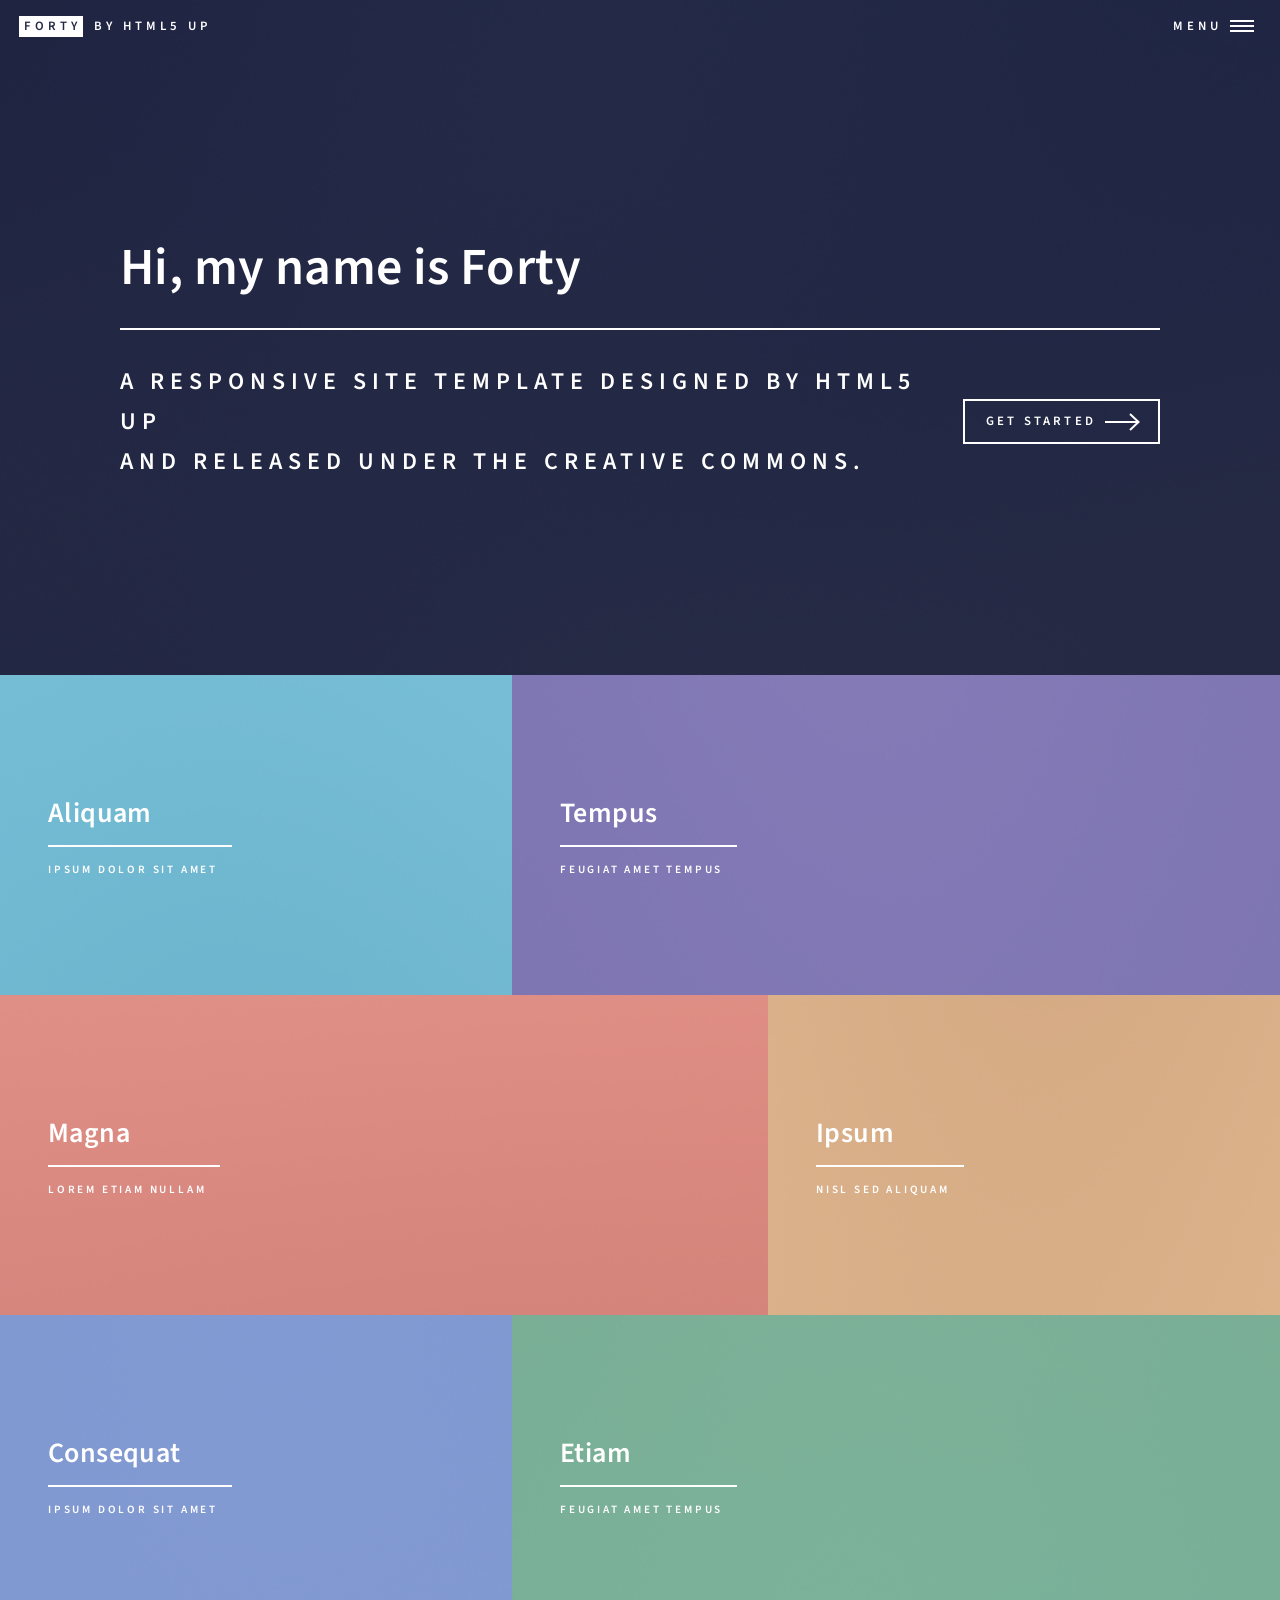
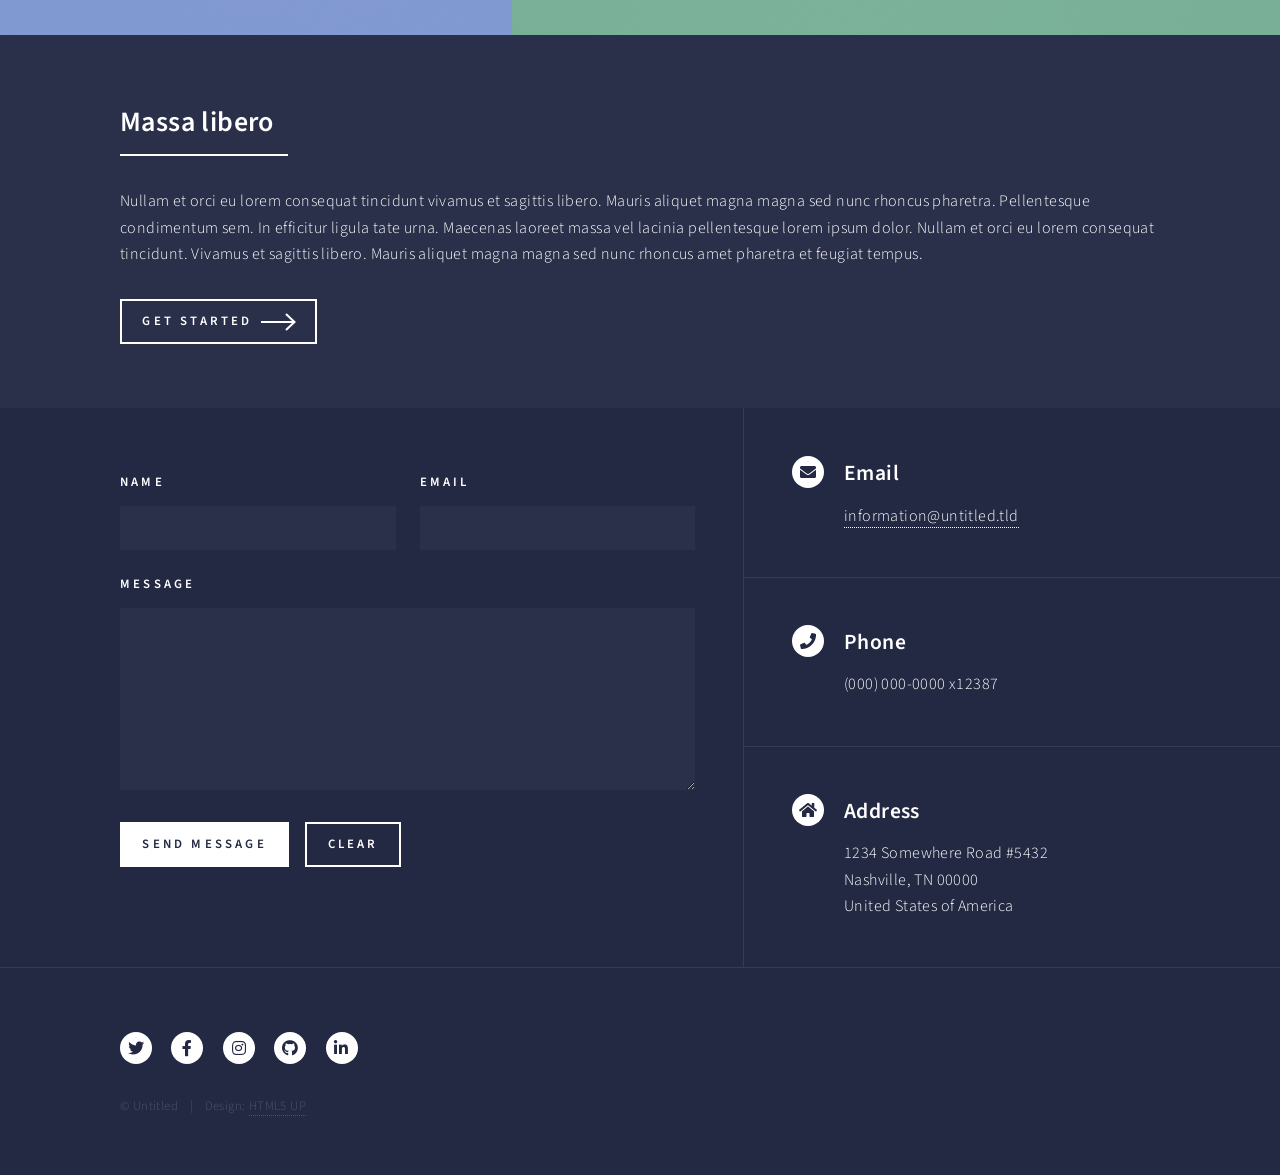
<file: tarea_forty/index.html>
<!DOCTYPE HTML>
<!--
	Forty by HTML5 UP
	html5up.net | @ajlkn
	Free for personal and commercial use under the CCA 3.0 license (html5up.net/license)
-->
<html>
	<head>
		<title>Forty by HTML5 UP</title>
		<meta charset="utf-8" />
		<meta name="viewport" content="width=device-width, initial-scale=1, user-scalable=no" />
		<link rel="stylesheet" href="assets/css/main.css" />
		<noscript><link rel="stylesheet" href="assets/css/noscript.css" /></noscript>
	</head>
	<body class="is-preload">

		<!-- Wrapper -->
			<div id="wrapper">

				<!-- Header -->
					<header id="header" class="alt">
						<a href="index.html" class="logo"><strong>Forty</strong> <span>by HTML5 UP</span></a>
						<nav>
							<a href="#menu">Menu</a>
						</nav>
					</header>

				<!-- Menu -->
					<nav id="menu">
						<ul class="links">
							<li><a href="index.html">Home</a></li>
							<li><a href="landing.html">Landing</a></li>
							<li><a href="generic.html">Generic</a></li>
							<li><a href="elements.html">Elements</a></li>
							<li><a href="about.html">About</a></li>
							<li><a href="articulo.html">Articulo</a></li>
						</ul>
						<ul class="actions stacked">
							<li><a href="#" class="button primary fit">Get Started</a></li>
							<li><a href="#" class="button fit">Log In</a></li>
						</ul>
					</nav>

				<!-- Banner -->
					<section id="banner" class="major">
						<div class="inner">
							<header class="major">
								<h1>Hi, my name is Forty</h1>
							</header>
							<div class="content">
								<p>A responsive site template designed by HTML5 UP<br />
								and released under the Creative Commons.</p>
								<ul class="actions">
									<li><a href="#one" class="button next scrolly">Get Started</a></li>
								</ul>
							</div>
						</div>
					</section>

				<!-- Main -->
					<div id="main">

						<!-- One -->
							<section id="one" class="tiles">
								<article>
									<span class="image">
										<img src="images/pic01.jpg" alt="" />
									</span>
									<header class="major">
										<h3><a href="landing.html" class="link">Aliquam</a></h3>
										<p>Ipsum dolor sit amet</p>
									</header>
								</article>
								<article>
									<span class="image">
										<img src="images/pic02.jpg" alt="" />
									</span>
									<header class="major">
										<h3><a href="landing.html" class="link">Tempus</a></h3>
										<p>feugiat amet tempus</p>
									</header>
								</article>
								<article>
									<span class="image">
										<img src="images/pic03.jpg" alt="" />
									</span>
									<header class="major">
										<h3><a href="landing.html" class="link">Magna</a></h3>
										<p>Lorem etiam nullam</p>
									</header>
								</article>
								<article>
									<span class="image">
										<img src="images/pic04.jpg" alt="" />
									</span>
									<header class="major">
										<h3><a href="landing.html" class="link">Ipsum</a></h3>
										<p>Nisl sed aliquam</p>
									</header>
								</article>
								<article>
									<span class="image">
										<img src="images/pic05.jpg" alt="" />
									</span>
									<header class="major">
										<h3><a href="landing.html" class="link">Consequat</a></h3>
										<p>Ipsum dolor sit amet</p>
									</header>
								</article>
								<article>
									<span class="image">
										<img src="images/pic06.jpg" alt="" />
									</span>
									<header class="major">
										<h3><a href="landing.html" class="link">Etiam</a></h3>
										<p>Feugiat amet tempus</p>
									</header>
								</article>
							</section>

						<!-- Two -->
							<section id="two">
								<div class="inner">
									<header class="major">
										<h2>Massa libero</h2>
									</header>
									<p>Nullam et orci eu lorem consequat tincidunt vivamus et sagittis libero. Mauris aliquet magna magna sed nunc rhoncus pharetra. Pellentesque condimentum sem. In efficitur ligula tate urna. Maecenas laoreet massa vel lacinia pellentesque lorem ipsum dolor. Nullam et orci eu lorem consequat tincidunt. Vivamus et sagittis libero. Mauris aliquet magna magna sed nunc rhoncus amet pharetra et feugiat tempus.</p>
									<ul class="actions">
										<li><a href="landing.html" class="button next">Get Started</a></li>
									</ul>
								</div>
							</section>

					</div>

				<!-- Contact -->
					<section id="contact">
						<div class="inner">
							<section>
								<form method="post" action="#">
									<div class="fields">
										<div class="field half">
											<label for="name">Name</label>
											<input type="text" name="name" id="name" />
										</div>
										<div class="field half">
											<label for="email">Email</label>
											<input type="text" name="email" id="email" />
										</div>
										<div class="field">
											<label for="message">Message</label>
											<textarea name="message" id="message" rows="6"></textarea>
										</div>
									</div>
									<ul class="actions">
										<li><input type="submit" value="Send Message" class="primary" /></li>
										<li><input type="reset" value="Clear" /></li>
									</ul>
								</form>
							</section>
							<section class="split">
								<section>
									<div class="contact-method">
										<span class="icon solid alt fa-envelope"></span>
										<h3>Email</h3>
										<a href="#">information@untitled.tld</a>
									</div>
								</section>
								<section>
									<div class="contact-method">
										<span class="icon solid alt fa-phone"></span>
										<h3>Phone</h3>
										<span>(000) 000-0000 x12387</span>
									</div>
								</section>
								<section>
									<div class="contact-method">
										<span class="icon solid alt fa-home"></span>
										<h3>Address</h3>
										<span>1234 Somewhere Road #5432<br />
										Nashville, TN 00000<br />
										United States of America</span>
									</div>
								</section>
							</section>
						</div>
					</section>

				<!-- Footer -->
					<footer id="footer">
						<div class="inner">
							<ul class="icons">
								<li><a href="#" class="icon brands alt fa-twitter"><span class="label">Twitter</span></a></li>
								<li><a href="#" class="icon brands alt fa-facebook-f"><span class="label">Facebook</span></a></li>
								<li><a href="#" class="icon brands alt fa-instagram"><span class="label">Instagram</span></a></li>
								<li><a href="#" class="icon brands alt fa-github"><span class="label">GitHub</span></a></li>
								<li><a href="#" class="icon brands alt fa-linkedin-in"><span class="label">LinkedIn</span></a></li>
							</ul>
							<ul class="copyright">
								<li>&copy; Untitled</li><li>Design: <a href="https://html5up.net">HTML5 UP</a></li>
							</ul>
						</div>
					</footer>

			</div>

		<!-- Scripts -->
			<script src="assets/js/jquery.min.js"></script>
			<script src="assets/js/jquery.scrolly.min.js"></script>
			<script src="assets/js/jquery.scrollex.min.js"></script>
			<script src="assets/js/browser.min.js"></script>
			<script src="assets/js/breakpoints.min.js"></script>
			<script src="assets/js/util.js"></script>
			<script src="assets/js/main.js"></script>

	</body>
</html>
</file>
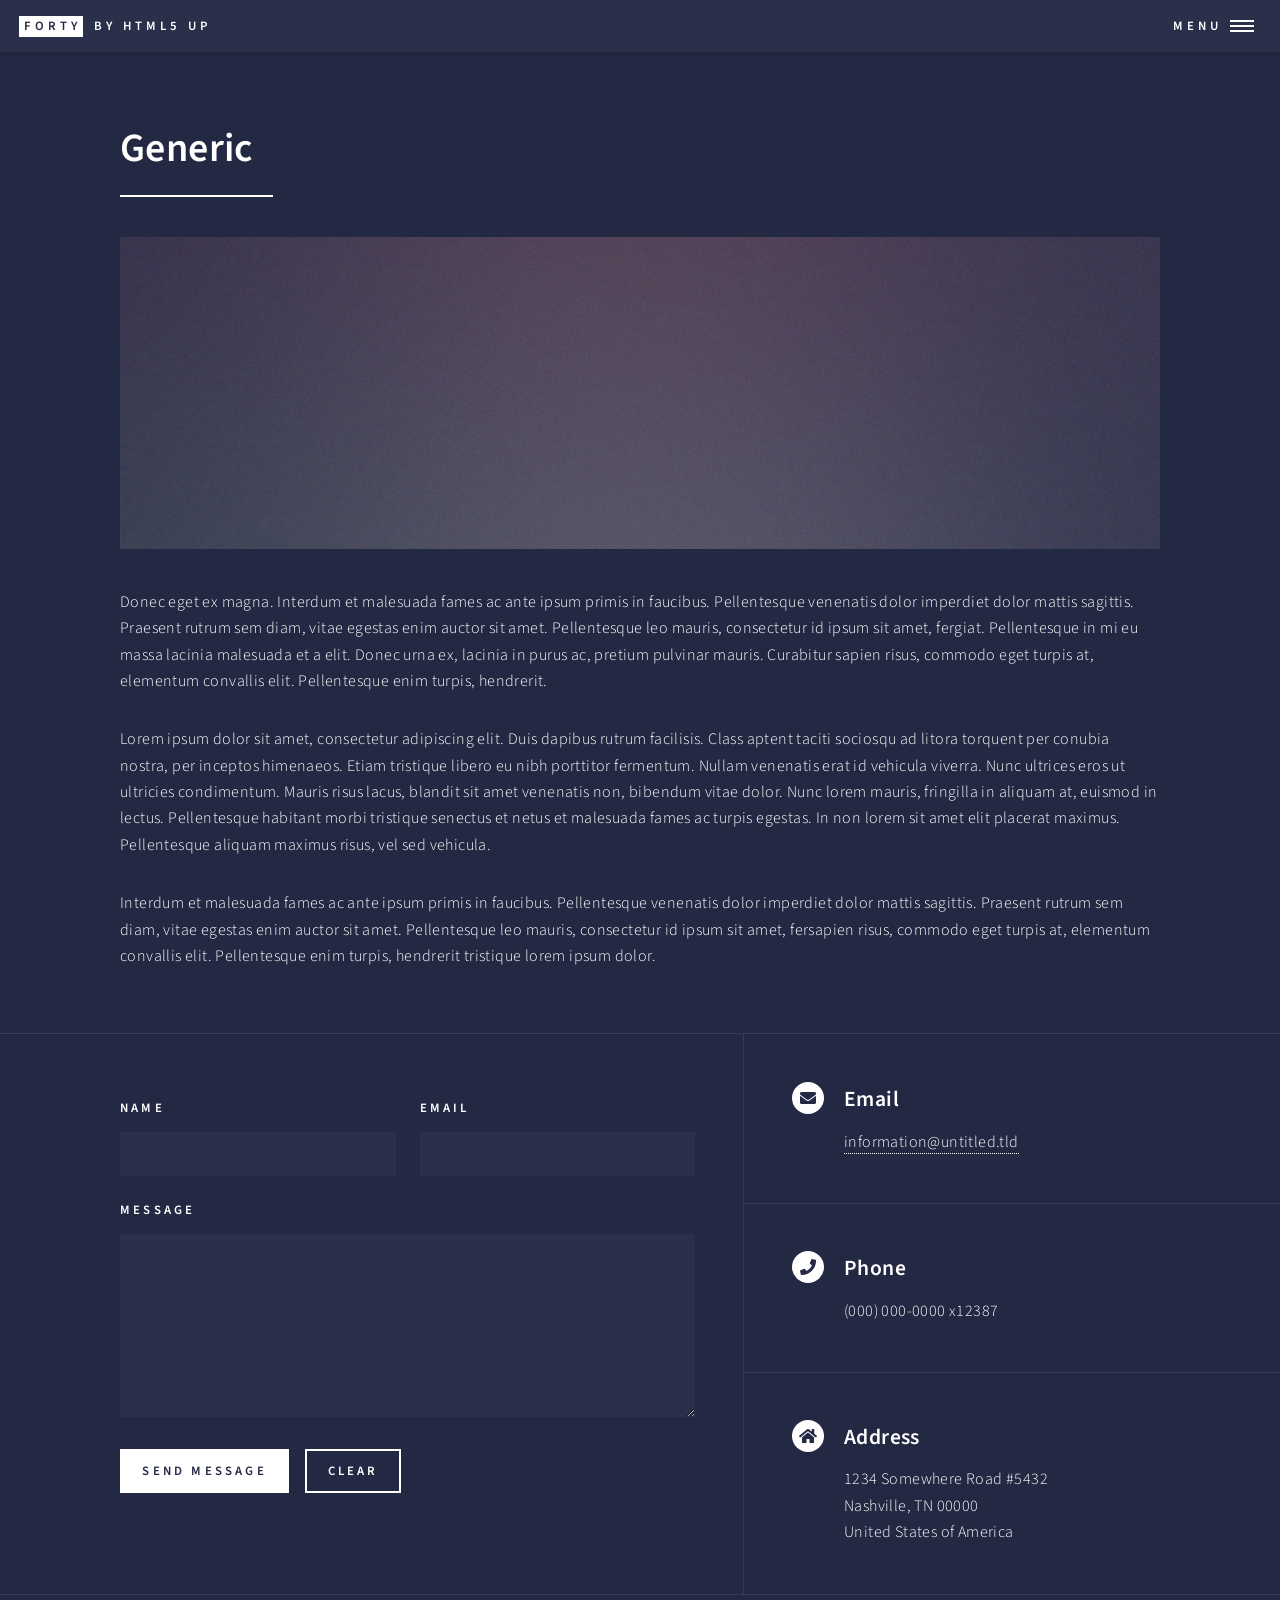
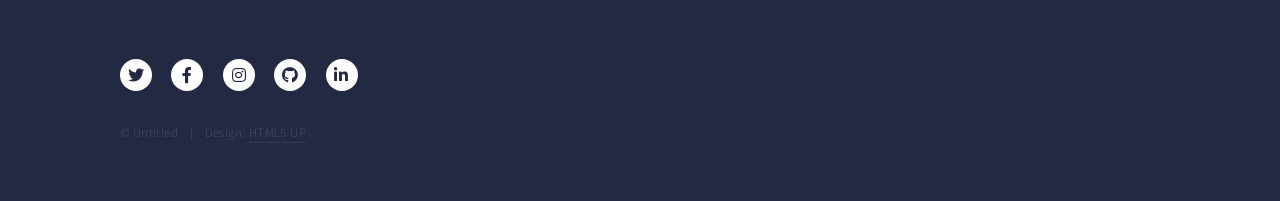
<file: tarea_forty/about.html>
<!DOCTYPE HTML>
<!--
	Forty by HTML5 UP
	html5up.net | @ajlkn
	Free for personal and commercial use under the CCA 3.0 license (html5up.net/license)
-->
<html>
	<head>
		<title>Generic - Forty by HTML5 UP</title>
		<meta charset="utf-8" />
		<meta name="viewport" content="width=device-width, initial-scale=1, user-scalable=no" />
		<link rel="stylesheet" href="assets/css/main.css" />
		<noscript><link rel="stylesheet" href="assets/css/noscript.css" /></noscript>
	</head>
	<body class="is-preload">

		<!-- Wrapper -->
			<div id="wrapper">

				<!-- Header -->
					<header id="header">
						<a href="index.html" class="logo"><strong>Forty</strong> <span>by HTML5 UP</span></a>
						<nav>
							<a href="#menu">Menu</a>
						</nav>
					</header>

				<!-- Menu -->
					<nav id="menu">
						<ul class="links">
							<li><a href="index.html">Home</a></li>
							<li><a href="landing.html">Landing</a></li>
							<li><a href="generic.html">Generic</a></li>
							<li><a href="elements.html">Elements</a></li>
						</ul>
						<ul class="actions stacked">
							<li><a href="#" class="button primary fit">Get Started</a></li>
							<li><a href="#" class="button fit">Log In</a></li>
						</ul>
					</nav>

				<!-- Main -->
					<div id="main" class="alt">

						<!-- One -->
							<section id="one">
								<div class="inner">
									<header class="major">
										<h1>Generic</h1>
									</header>
									<span class="image main"><img src="images/pic11.jpg" alt="" /></span>
									<p>Donec eget ex magna. Interdum et malesuada fames ac ante ipsum primis in faucibus. Pellentesque venenatis dolor imperdiet dolor mattis sagittis. Praesent rutrum sem diam, vitae egestas enim auctor sit amet. Pellentesque leo mauris, consectetur id ipsum sit amet, fergiat. Pellentesque in mi eu massa lacinia malesuada et a elit. Donec urna ex, lacinia in purus ac, pretium pulvinar mauris. Curabitur sapien risus, commodo eget turpis at, elementum convallis elit. Pellentesque enim turpis, hendrerit.</p>
									<p>Lorem ipsum dolor sit amet, consectetur adipiscing elit. Duis dapibus rutrum facilisis. Class aptent taciti sociosqu ad litora torquent per conubia nostra, per inceptos himenaeos. Etiam tristique libero eu nibh porttitor fermentum. Nullam venenatis erat id vehicula viverra. Nunc ultrices eros ut ultricies condimentum. Mauris risus lacus, blandit sit amet venenatis non, bibendum vitae dolor. Nunc lorem mauris, fringilla in aliquam at, euismod in lectus. Pellentesque habitant morbi tristique senectus et netus et malesuada fames ac turpis egestas. In non lorem sit amet elit placerat maximus. Pellentesque aliquam maximus risus, vel sed vehicula.</p>
									<p>Interdum et malesuada fames ac ante ipsum primis in faucibus. Pellentesque venenatis dolor imperdiet dolor mattis sagittis. Praesent rutrum sem diam, vitae egestas enim auctor sit amet. Pellentesque leo mauris, consectetur id ipsum sit amet, fersapien risus, commodo eget turpis at, elementum convallis elit. Pellentesque enim turpis, hendrerit tristique lorem ipsum dolor.</p>
								</div>
							</section>

					</div>

				<!-- Contact -->
					<section id="contact">
						<div class="inner">
							<section>
								<form method="post" action="#">
									<div class="fields">
										<div class="field half">
											<label for="name">Name</label>
											<input type="text" name="name" id="name" />
										</div>
										<div class="field half">
											<label for="email">Email</label>
											<input type="text" name="email" id="email" />
										</div>
										<div class="field">
											<label for="message">Message</label>
											<textarea name="message" id="message" rows="6"></textarea>
										</div>
									</div>
									<ul class="actions">
										<li><input type="submit" value="Send Message" class="primary" /></li>
										<li><input type="reset" value="Clear" /></li>
									</ul>
								</form>
							</section>
							<section class="split">
								<section>
									<div class="contact-method">
										<span class="icon solid alt fa-envelope"></span>
										<h3>Email</h3>
										<a href="#">information@untitled.tld</a>
									</div>
								</section>
								<section>
									<div class="contact-method">
										<span class="icon solid alt fa-phone"></span>
										<h3>Phone</h3>
										<span>(000) 000-0000 x12387</span>
									</div>
								</section>
								<section>
									<div class="contact-method">
										<span class="icon solid alt fa-home"></span>
										<h3>Address</h3>
										<span>1234 Somewhere Road #5432<br />
										Nashville, TN 00000<br />
										United States of America</span>
									</div>
								</section>
							</section>
						</div>
					</section>

				<!-- Footer -->
					<footer id="footer">
						<div class="inner">
							<ul class="icons">
								<li><a href="#" class="icon brands alt fa-twitter"><span class="label">Twitter</span></a></li>
								<li><a href="#" class="icon brands alt fa-facebook-f"><span class="label">Facebook</span></a></li>
								<li><a href="#" class="icon brands alt fa-instagram"><span class="label">Instagram</span></a></li>
								<li><a href="#" class="icon brands alt fa-github"><span class="label">GitHub</span></a></li>
								<li><a href="#" class="icon brands alt fa-linkedin-in"><span class="label">LinkedIn</span></a></li>
							</ul>
							<ul class="copyright">
								<li>&copy; Untitled</li><li>Design: <a href="https://html5up.net">HTML5 UP</a></li>
							</ul>
						</div>
					</footer>

			</div>

		<!-- Scripts -->
			<script src="assets/js/jquery.min.js"></script>
			<script src="assets/js/jquery.scrolly.min.js"></script>
			<script src="assets/js/jquery.scrollex.min.js"></script>
			<script src="assets/js/browser.min.js"></script>
			<script src="assets/js/breakpoints.min.js"></script>
			<script src="assets/js/util.js"></script>
			<script src="assets/js/main.js"></script>

	</body>
</html>
</file>
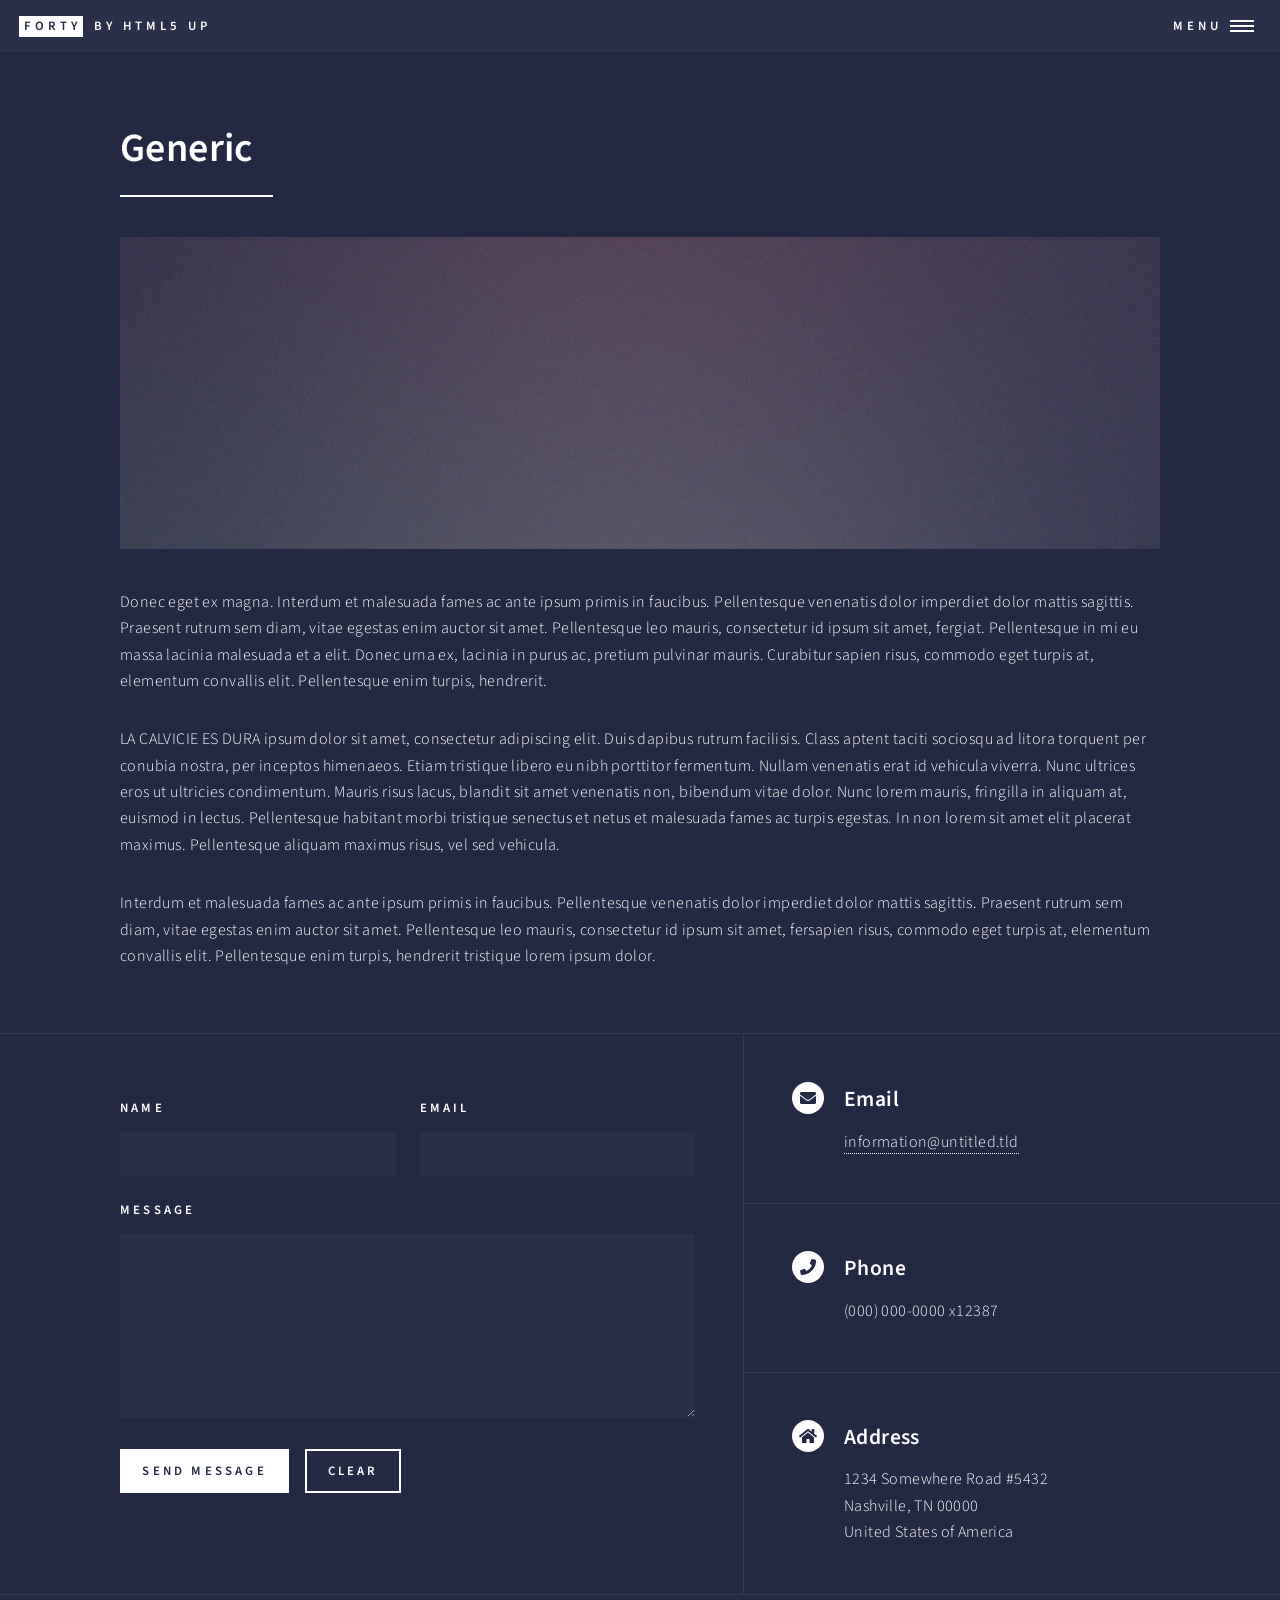
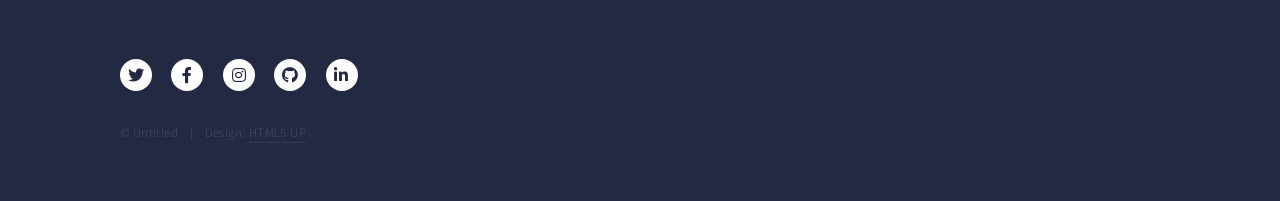
<file: tarea_forty/articulo.html>
<!DOCTYPE HTML>
<!--
	Forty by HTML5 UP
	html5up.net | @ajlkn
	Free for personal and commercial use under the CCA 3.0 license (html5up.net/license)
-->
<html>
	<head>
		<title>Generic - Forty by HTML5 UP</title>
		<meta charset="utf-8" />
		<meta name="viewport" content="width=device-width, initial-scale=1, user-scalable=no" />
		<link rel="stylesheet" href="assets/css/main.css" />
		<noscript><link rel="stylesheet" href="assets/css/noscript.css" /></noscript>
	</head>
	<body class="is-preload">

		<!-- Wrapper -->
			<div id="wrapper">

				<!-- Header -->
					<header id="header">
						<a href="index.html" class="logo"><strong>Forty</strong> <span>by HTML5 UP</span></a>
						<nav>
							<a href="#menu">Menu</a>
						</nav>
					</header>

				<!-- Menu -->
					<nav id="menu">
						<ul class="links">
							<li><a href="index.html">Home</a></li>
							<li><a href="landing.html">Landing</a></li>
							<li><a href="generic.html">Generic</a></li>
							<li><a href="elements.html">Elements</a></li>
						</ul>
						<ul class="actions stacked">
							<li><a href="#" class="button primary fit">Get Started</a></li>
							<li><a href="#" class="button fit">Log In</a></li>
						</ul>
					</nav>

				<!-- Main -->
					<div id="main" class="alt">

						<!-- One -->
							<section id="one">
								<div class="inner">
									<header class="major">
										<h1>Generic</h1>
									</header>
									<span class="image main"><img src="images/pic11.jpg" alt="" /></span>
									<p>Donec eget ex magna. Interdum et malesuada fames ac ante ipsum primis in faucibus. Pellentesque venenatis dolor imperdiet dolor mattis sagittis. Praesent rutrum sem diam, vitae egestas enim auctor sit amet. Pellentesque leo mauris, consectetur id ipsum sit amet, fergiat. Pellentesque in mi eu massa lacinia malesuada et a elit. Donec urna ex, lacinia in purus ac, pretium pulvinar mauris. Curabitur sapien risus, commodo eget turpis at, elementum convallis elit. Pellentesque enim turpis, hendrerit.</p>
									<p>LA CALVICIE ES DURA ipsum dolor sit amet, consectetur adipiscing elit. Duis dapibus rutrum facilisis. Class aptent taciti sociosqu ad litora torquent per conubia nostra, per inceptos himenaeos. Etiam tristique libero eu nibh porttitor fermentum. Nullam venenatis erat id vehicula viverra. Nunc ultrices eros ut ultricies condimentum. Mauris risus lacus, blandit sit amet venenatis non, bibendum vitae dolor. Nunc lorem mauris, fringilla in aliquam at, euismod in lectus. Pellentesque habitant morbi tristique senectus et netus et malesuada fames ac turpis egestas. In non lorem sit amet elit placerat maximus. Pellentesque aliquam maximus risus, vel sed vehicula.</p>
									<p>Interdum et malesuada fames ac ante ipsum primis in faucibus. Pellentesque venenatis dolor imperdiet dolor mattis sagittis. Praesent rutrum sem diam, vitae egestas enim auctor sit amet. Pellentesque leo mauris, consectetur id ipsum sit amet, fersapien risus, commodo eget turpis at, elementum convallis elit. Pellentesque enim turpis, hendrerit tristique lorem ipsum dolor.</p>
								</div>
							</section>

					</div>

				<!-- Contact -->
					<section id="contact">
						<div class="inner">
							<section>
								<form method="post" action="#">
									<div class="fields">
										<div class="field half">
											<label for="name">Name</label>
											<input type="text" name="name" id="name" />
										</div>
										<div class="field half">
											<label for="email">Email</label>
											<input type="text" name="email" id="email" />
										</div>
										<div class="field">
											<label for="message">Message</label>
											<textarea name="message" id="message" rows="6"></textarea>
										</div>
									</div>
									<ul class="actions">
										<li><input type="submit" value="Send Message" class="primary" /></li>
										<li><input type="reset" value="Clear" /></li>
									</ul>
								</form>
							</section>
							<section class="split">
								<section>
									<div class="contact-method">
										<span class="icon solid alt fa-envelope"></span>
										<h3>Email</h3>
										<a href="#">information@untitled.tld</a>
									</div>
								</section>
								<section>
									<div class="contact-method">
										<span class="icon solid alt fa-phone"></span>
										<h3>Phone</h3>
										<span>(000) 000-0000 x12387</span>
									</div>
								</section>
								<section>
									<div class="contact-method">
										<span class="icon solid alt fa-home"></span>
										<h3>Address</h3>
										<span>1234 Somewhere Road #5432<br />
										Nashville, TN 00000<br />
										United States of America</span>
									</div>
								</section>
							</section>
						</div>
					</section>

				<!-- Footer -->
					<footer id="footer">
						<div class="inner">
							<ul class="icons">
								<li><a href="#" class="icon brands alt fa-twitter"><span class="label">Twitter</span></a></li>
								<li><a href="#" class="icon brands alt fa-facebook-f"><span class="label">Facebook</span></a></li>
								<li><a href="#" class="icon brands alt fa-instagram"><span class="label">Instagram</span></a></li>
								<li><a href="#" class="icon brands alt fa-github"><span class="label">GitHub</span></a></li>
								<li><a href="#" class="icon brands alt fa-linkedin-in"><span class="label">LinkedIn</span></a></li>
							</ul>
							<ul class="copyright">
								<li>&copy; Untitled</li><li>Design: <a href="https://html5up.net">HTML5 UP</a></li>
							</ul>
						</div>
					</footer>

			</div>

		<!-- Scripts -->
			<script src="assets/js/jquery.min.js"></script>
			<script src="assets/js/jquery.scrolly.min.js"></script>
			<script src="assets/js/jquery.scrollex.min.js"></script>
			<script src="assets/js/browser.min.js"></script>
			<script src="assets/js/breakpoints.min.js"></script>
			<script src="assets/js/util.js"></script>
			<script src="assets/js/main.js"></script>

	</body>
</html>
</file>
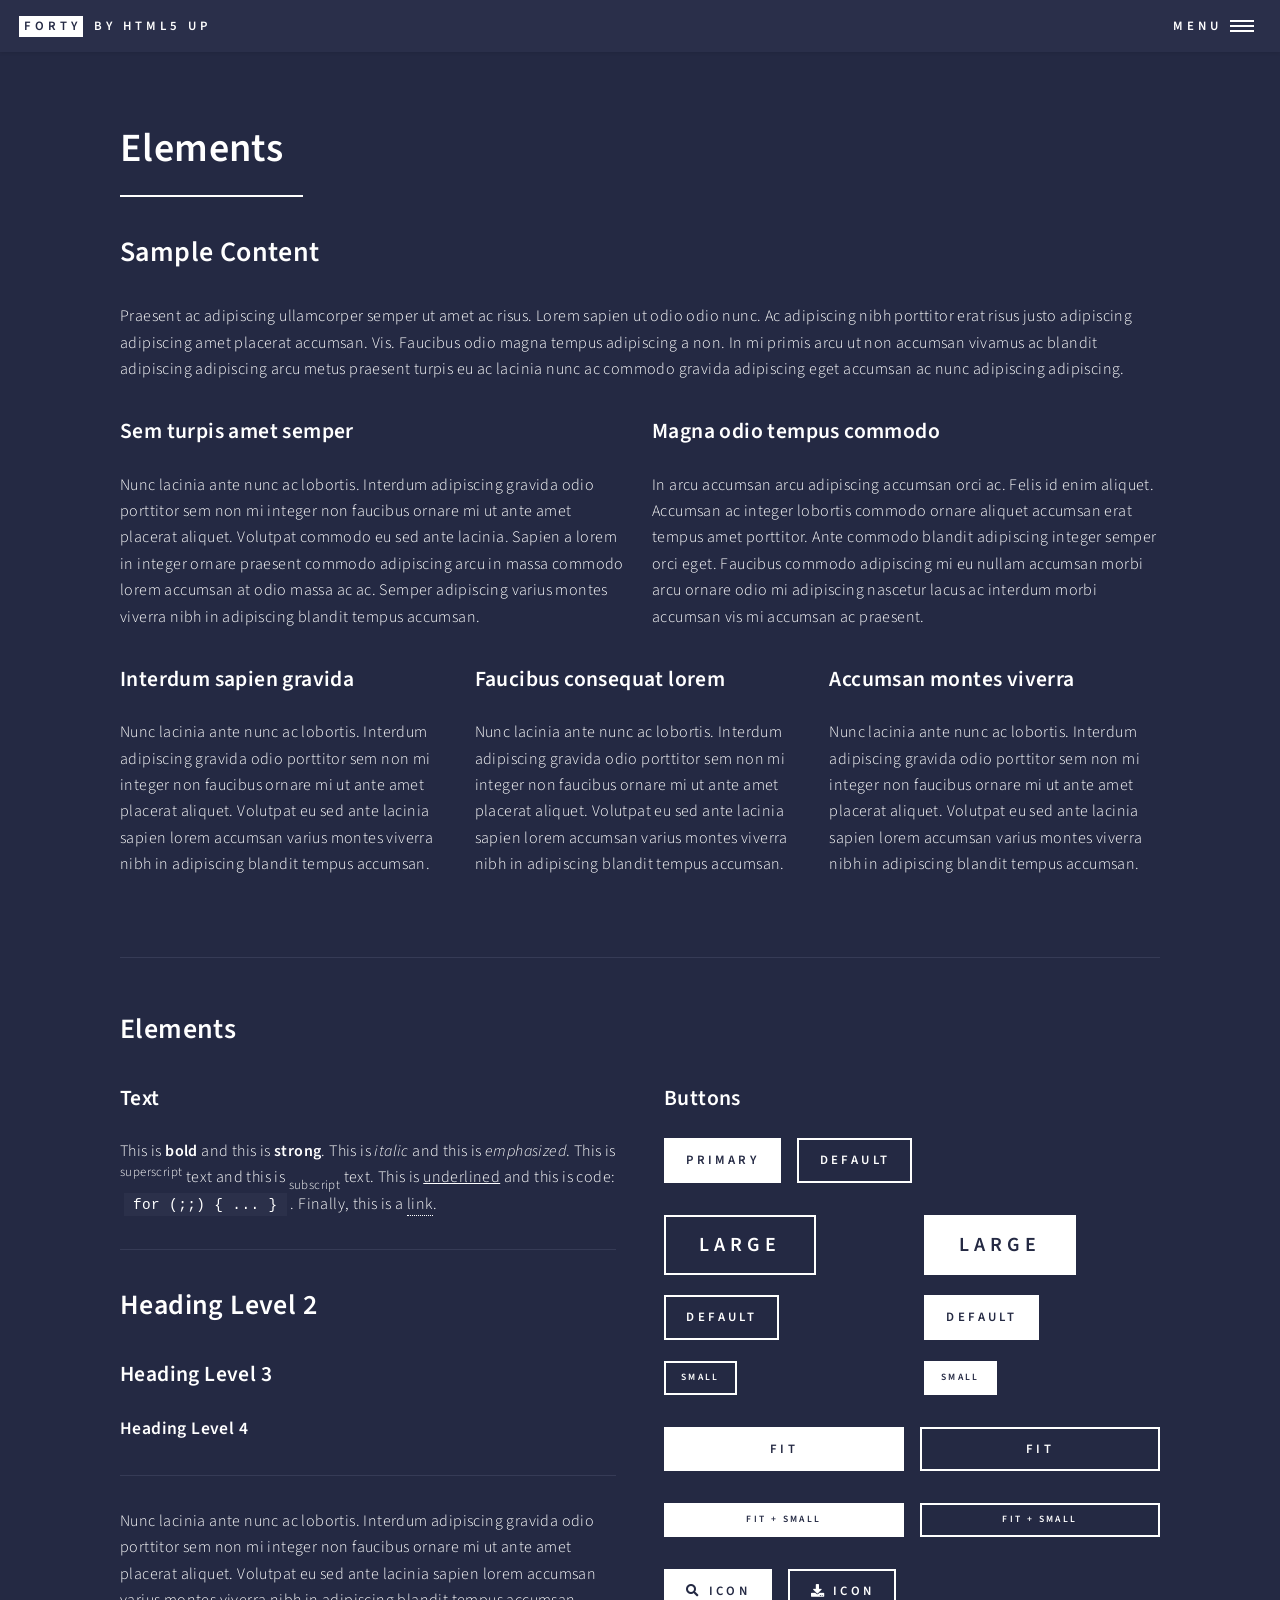
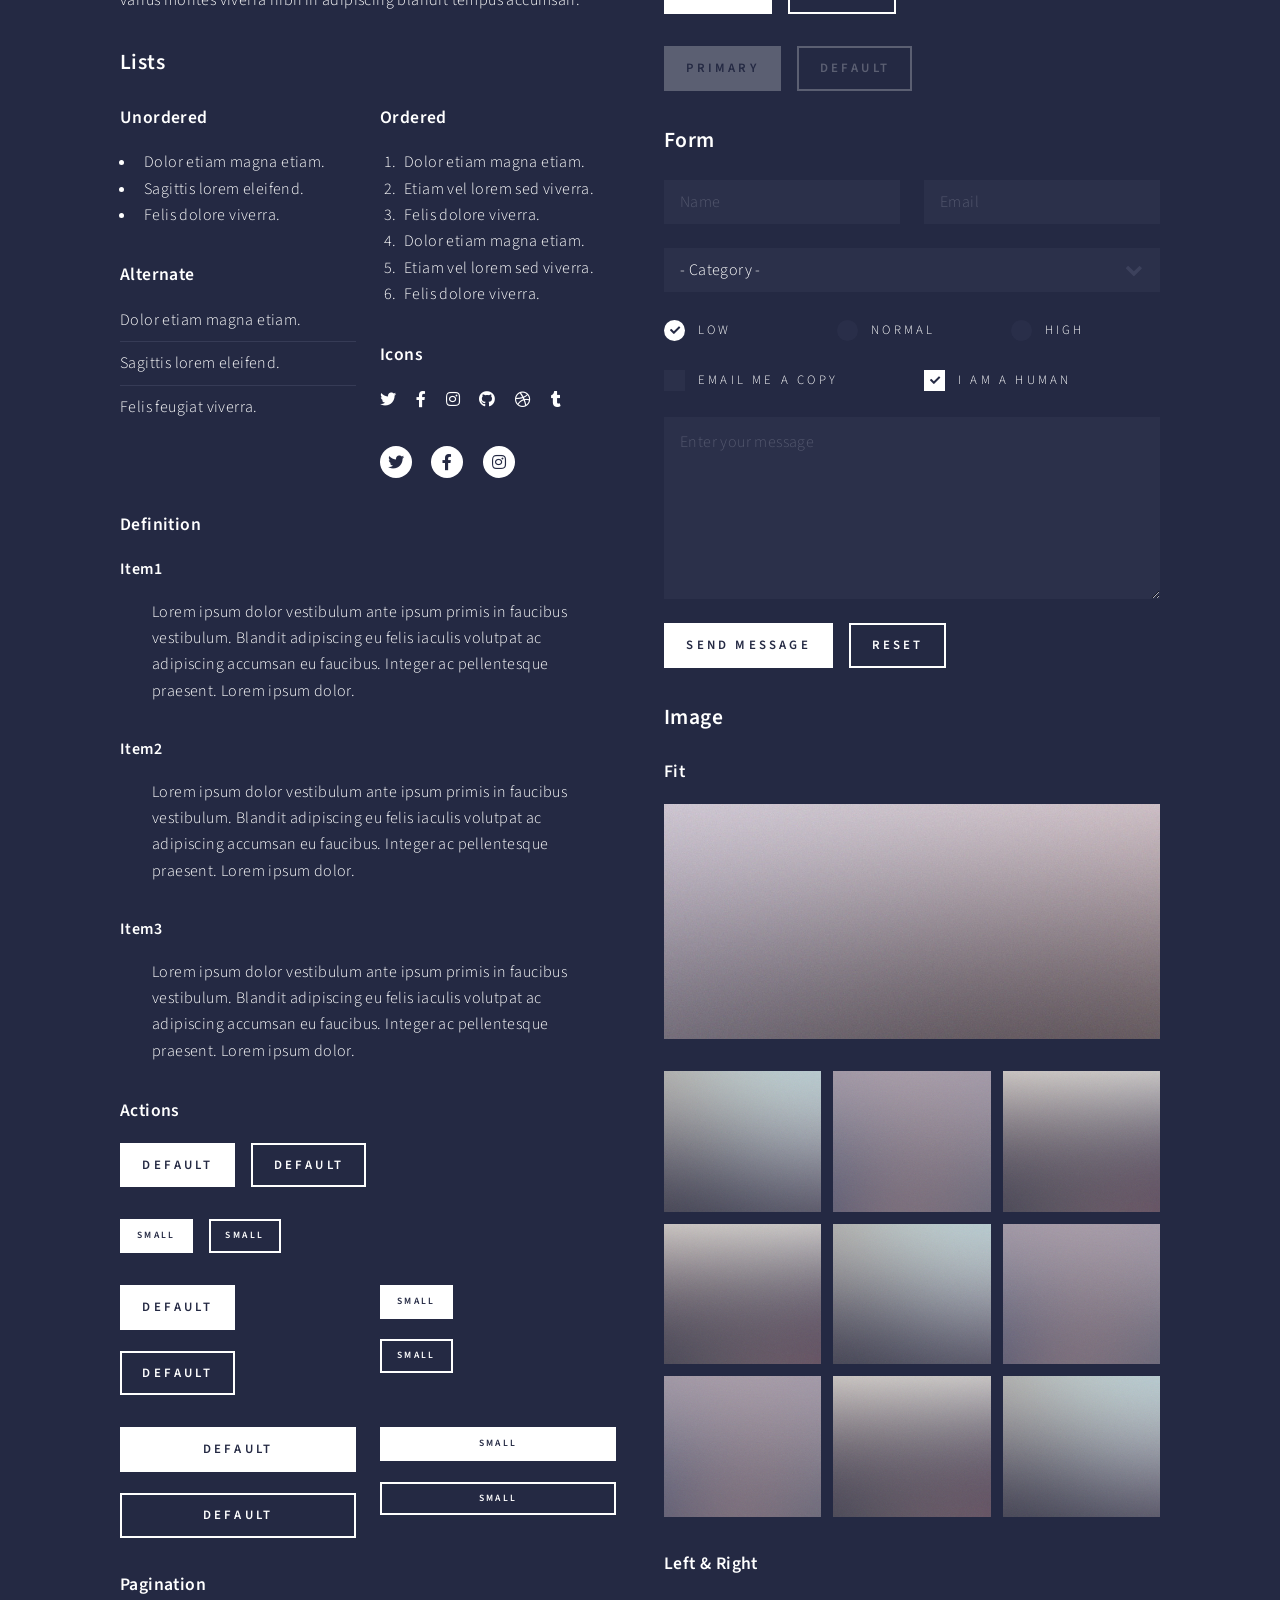
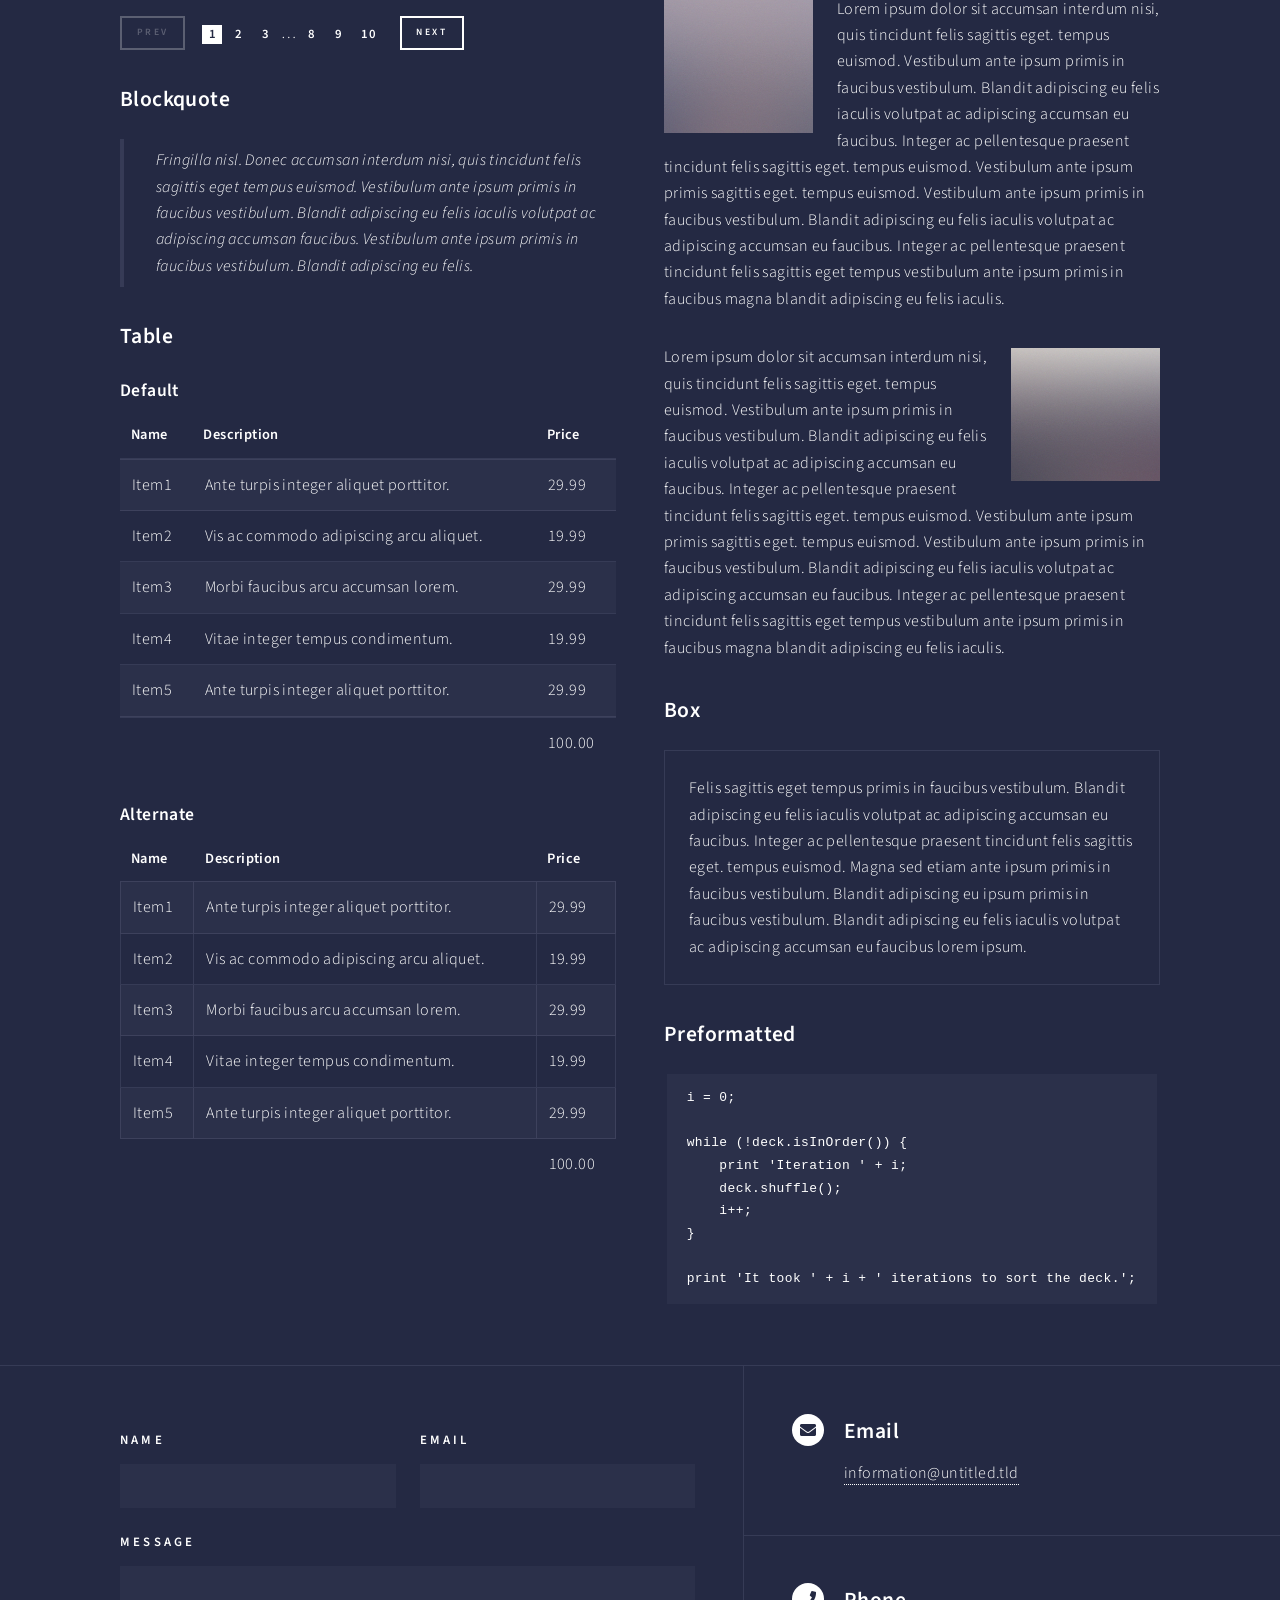
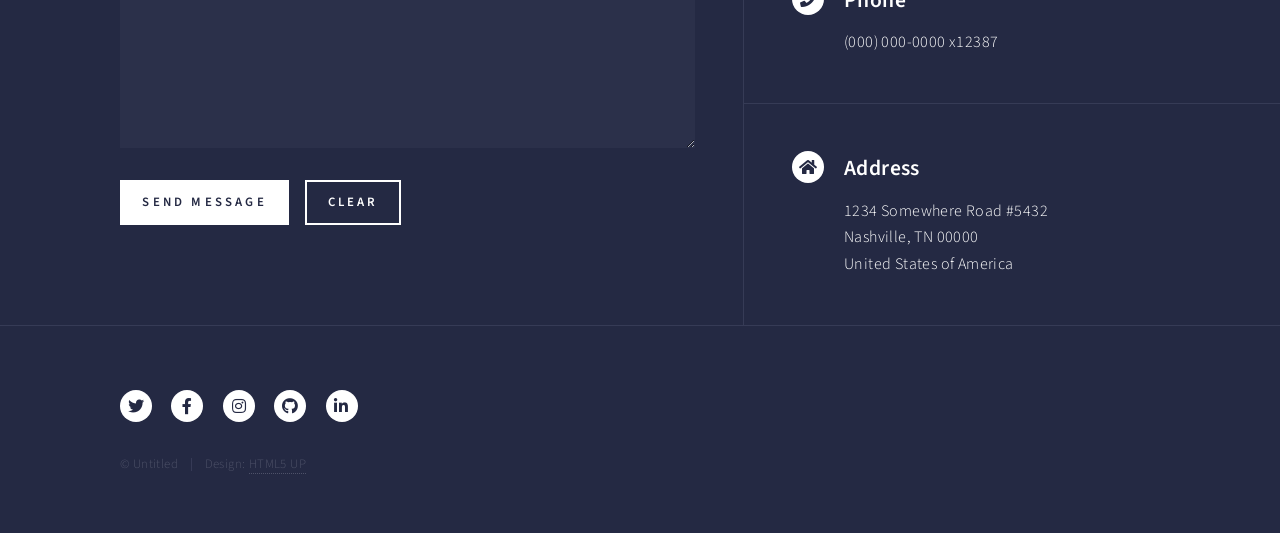
<file: tarea_forty/elements.html>
<!DOCTYPE HTML>
<!--
	Forty by HTML5 UP
	html5up.net | @ajlkn
	Free for personal and commercial use under the CCA 3.0 license (html5up.net/license)
-->
<html>
	<head>
		<title>Elements - Forty by HTML5 UP</title>
		<meta charset="utf-8" />
		<meta name="viewport" content="width=device-width, initial-scale=1, user-scalable=no" />
		<link rel="stylesheet" href="assets/css/main.css" />
		<noscript><link rel="stylesheet" href="assets/css/noscript.css" /></noscript>
	</head>
	<body class="is-preload">

		<!-- Wrapper -->
			<div id="wrapper">

				<!-- Header -->
					<header id="header">
						<a href="index.html" class="logo"><strong>Forty</strong> <span>by HTML5 UP</span></a>
						<nav>
							<a href="#menu">Menu</a>
						</nav>
					</header>

				<!-- Menu -->
					<nav id="menu">
						<ul class="links">
							<li><a href="index.html">Home</a></li>
							<li><a href="landing.html">Landing</a></li>
							<li><a href="generic.html">Generic</a></li>
							<li><a href="elements.html">Elements</a></li>
						</ul>
						<ul class="actions stacked">
							<li><a href="#" class="button primary fit">Get Started</a></li>
							<li><a href="#" class="button fit">Log In</a></li>
						</ul>
					</nav>

				<!-- Main -->
					<div id="main" class="alt">

						<!-- One -->
							<section id="one">
								<div class="inner">
									<header class="major">
										<h1>Elements</h1>
									</header>

									<!-- Content -->
										<h2 id="content">Sample Content</h2>
										<p>Praesent ac adipiscing ullamcorper semper ut amet ac risus. Lorem sapien ut odio odio nunc. Ac adipiscing nibh porttitor erat risus justo adipiscing adipiscing amet placerat accumsan. Vis. Faucibus odio magna tempus adipiscing a non. In mi primis arcu ut non accumsan vivamus ac blandit adipiscing adipiscing arcu metus praesent turpis eu ac lacinia nunc ac commodo gravida adipiscing eget accumsan ac nunc adipiscing adipiscing.</p>
										<div class="row">
											<div class="col-6 col-12-small">
												<h3>Sem turpis amet semper</h3>
												<p>Nunc lacinia ante nunc ac lobortis. Interdum adipiscing gravida odio porttitor sem non mi integer non faucibus ornare mi ut ante amet placerat aliquet. Volutpat commodo eu sed ante lacinia. Sapien a lorem in integer ornare praesent commodo adipiscing arcu in massa commodo lorem accumsan at odio massa ac ac. Semper adipiscing varius montes viverra nibh in adipiscing blandit tempus accumsan.</p>
											</div>
											<div class="col-6 col-12-small">
												<h3>Magna odio tempus commodo</h3>
												<p>In arcu accumsan arcu adipiscing accumsan orci ac. Felis id enim aliquet. Accumsan ac integer lobortis commodo ornare aliquet accumsan erat tempus amet porttitor. Ante commodo blandit adipiscing integer semper orci eget. Faucibus commodo adipiscing mi eu nullam accumsan morbi arcu ornare odio mi adipiscing nascetur lacus ac interdum morbi accumsan vis mi accumsan ac praesent.</p>
											</div>
											<!-- Break -->
											<div class="col-4 col-12-medium">
												<h3>Interdum sapien gravida</h3>
												<p>Nunc lacinia ante nunc ac lobortis. Interdum adipiscing gravida odio porttitor sem non mi integer non faucibus ornare mi ut ante amet placerat aliquet. Volutpat eu sed ante lacinia sapien lorem accumsan varius montes viverra nibh in adipiscing blandit tempus accumsan.</p>
											</div>
											<div class="col-4 col-12-medium">
												<h3>Faucibus consequat lorem</h3>
												<p>Nunc lacinia ante nunc ac lobortis. Interdum adipiscing gravida odio porttitor sem non mi integer non faucibus ornare mi ut ante amet placerat aliquet. Volutpat eu sed ante lacinia sapien lorem accumsan varius montes viverra nibh in adipiscing blandit tempus accumsan.</p>
											</div>
											<div class="col-4 col-12-medium">
												<h3>Accumsan montes viverra</h3>
												<p>Nunc lacinia ante nunc ac lobortis. Interdum adipiscing gravida odio porttitor sem non mi integer non faucibus ornare mi ut ante amet placerat aliquet. Volutpat eu sed ante lacinia sapien lorem accumsan varius montes viverra nibh in adipiscing blandit tempus accumsan.</p>
											</div>
										</div>

									<hr class="major" />

									<!-- Elements -->
										<h2 id="elements">Elements</h2>
										<div class="row gtr-200">
											<div class="col-6 col-12-medium">

												<!-- Text stuff -->
													<h3>Text</h3>
													<p>This is <b>bold</b> and this is <strong>strong</strong>. This is <i>italic</i> and this is <em>emphasized</em>.
													This is <sup>superscript</sup> text and this is <sub>subscript</sub> text.
													This is <u>underlined</u> and this is code: <code>for (;;) { ... }</code>.
													Finally, this is a <a href="#">link</a>.</p>
													<hr />
													<h2>Heading Level 2</h2>
													<h3>Heading Level 3</h3>
													<h4>Heading Level 4</h4>
													<hr />
													<p>Nunc lacinia ante nunc ac lobortis. Interdum adipiscing gravida odio porttitor sem non mi integer non faucibus ornare mi ut ante amet placerat aliquet. Volutpat eu sed ante lacinia sapien lorem accumsan varius montes viverra nibh in adipiscing blandit tempus accumsan.</p>

												<!-- Lists -->
													<h3>Lists</h3>
													<div class="row">
														<div class="col-6 col-12-small">

															<h4>Unordered</h4>
															<ul>
																<li>Dolor etiam magna etiam.</li>
																<li>Sagittis lorem eleifend.</li>
																<li>Felis dolore viverra.</li>
															</ul>

															<h4>Alternate</h4>
															<ul class="alt">
																<li>Dolor etiam magna etiam.</li>
																<li>Sagittis lorem eleifend.</li>
																<li>Felis feugiat viverra.</li>
															</ul>

														</div>
														<div class="col-6 col-12-small">

															<h4>Ordered</h4>
															<ol>
																<li>Dolor etiam magna etiam.</li>
																<li>Etiam vel lorem sed viverra.</li>
																<li>Felis dolore viverra.</li>
																<li>Dolor etiam magna etiam.</li>
																<li>Etiam vel lorem sed viverra.</li>
																<li>Felis dolore viverra.</li>
															</ol>

															<h4>Icons</h4>
															<ul class="icons">
																<li><a href="#" class="icon brands fa-twitter"><span class="label">Twitter</span></a></li>
																<li><a href="#" class="icon brands fa-facebook-f"><span class="label">Facebook</span></a></li>
																<li><a href="#" class="icon brands fa-instagram"><span class="label">Instagram</span></a></li>
																<li><a href="#" class="icon brands fa-github"><span class="label">Github</span></a></li>
																<li><a href="#" class="icon brands fa-dribbble"><span class="label">Dribbble</span></a></li>
																<li><a href="#" class="icon brands fa-tumblr"><span class="label">Tumblr</span></a></li>
															</ul>
															<ul class="icons">
																<li><a href="#" class="icon brands alt fa-twitter"><span class="label">Twitter</span></a></li>
																<li><a href="#" class="icon brands alt fa-facebook-f"><span class="label">Facebook</span></a></li>
																<li><a href="#" class="icon brands alt fa-instagram"><span class="label">Instagram</span></a></li>
															</ul>

														</div>
													</div>
													<h4>Definition</h4>
													<dl>
														<dt>Item1</dt>
														<dd>
															<p>Lorem ipsum dolor vestibulum ante ipsum primis in faucibus vestibulum. Blandit adipiscing eu felis iaculis volutpat ac adipiscing accumsan eu faucibus. Integer ac pellentesque praesent. Lorem ipsum dolor.</p>
														</dd>
														<dt>Item2</dt>
														<dd>
															<p>Lorem ipsum dolor vestibulum ante ipsum primis in faucibus vestibulum. Blandit adipiscing eu felis iaculis volutpat ac adipiscing accumsan eu faucibus. Integer ac pellentesque praesent. Lorem ipsum dolor.</p>
														</dd>
														<dt>Item3</dt>
														<dd>
															<p>Lorem ipsum dolor vestibulum ante ipsum primis in faucibus vestibulum. Blandit adipiscing eu felis iaculis volutpat ac adipiscing accumsan eu faucibus. Integer ac pellentesque praesent. Lorem ipsum dolor.</p>
														</dd>
													</dl>

													<h4>Actions</h4>
													<ul class="actions">
														<li><a href="#" class="button primary">Default</a></li>
														<li><a href="#" class="button">Default</a></li>
													</ul>
													<ul class="actions small">
														<li><a href="#" class="button primary small">Small</a></li>
														<li><a href="#" class="button small">Small</a></li>
													</ul>
													<div class="row">
														<div class="col-6 col-12-small">
															<ul class="actions stacked">
																<li><a href="#" class="button primary">Default</a></li>
																<li><a href="#" class="button">Default</a></li>
															</ul>
														</div>
														<div class="col-6 col-12-small">
															<ul class="actions stacked">
																<li><a href="#" class="button primary small">Small</a></li>
																<li><a href="#" class="button small">Small</a></li>
															</ul>
														</div>
														<div class="col-6 col-12-small">
															<ul class="actions stacked">
																<li><a href="#" class="button primary fit">Default</a></li>
																<li><a href="#" class="button fit">Default</a></li>
															</ul>
														</div>
														<div class="col-6 col-12-small">
															<ul class="actions stacked">
																<li><a href="#" class="button primary small fit">Small</a></li>
																<li><a href="#" class="button small fit">Small</a></li>
															</ul>
														</div>
													</div>

													<h4>Pagination</h4>
													<ul class="pagination">
														<li><span class="button small disabled">Prev</span></li>
														<li><a href="#" class="page active">1</a></li>
														<li><a href="#" class="page">2</a></li>
														<li><a href="#" class="page">3</a></li>
														<li><span>&hellip;</span></li>
														<li><a href="#" class="page">8</a></li>
														<li><a href="#" class="page">9</a></li>
														<li><a href="#" class="page">10</a></li>
														<li><a href="#" class="button small">Next</a></li>
													</ul>

												<!-- Blockquote -->
													<h3>Blockquote</h3>
													<blockquote>Fringilla nisl. Donec accumsan interdum nisi, quis tincidunt felis sagittis eget tempus euismod. Vestibulum ante ipsum primis in faucibus vestibulum. Blandit adipiscing eu felis iaculis volutpat ac adipiscing accumsan faucibus. Vestibulum ante ipsum primis in faucibus vestibulum. Blandit adipiscing eu felis.</blockquote>

												<!-- Table -->
													<h3>Table</h3>

													<h4>Default</h4>
													<div class="table-wrapper">
														<table>
															<thead>
																<tr>
																	<th>Name</th>
																	<th>Description</th>
																	<th>Price</th>
																</tr>
															</thead>
															<tbody>
																<tr>
																	<td>Item1</td>
																	<td>Ante turpis integer aliquet porttitor.</td>
																	<td>29.99</td>
																</tr>
																<tr>
																	<td>Item2</td>
																	<td>Vis ac commodo adipiscing arcu aliquet.</td>
																	<td>19.99</td>
																</tr>
																<tr>
																	<td>Item3</td>
																	<td> Morbi faucibus arcu accumsan lorem.</td>
																	<td>29.99</td>
																</tr>
																<tr>
																	<td>Item4</td>
																	<td>Vitae integer tempus condimentum.</td>
																	<td>19.99</td>
																</tr>
																<tr>
																	<td>Item5</td>
																	<td>Ante turpis integer aliquet porttitor.</td>
																	<td>29.99</td>
																</tr>
															</tbody>
															<tfoot>
																<tr>
																	<td colspan="2"></td>
																	<td>100.00</td>
																</tr>
															</tfoot>
														</table>
													</div>

													<h4>Alternate</h4>
													<div class="table-wrapper">
														<table class="alt">
															<thead>
																<tr>
																	<th>Name</th>
																	<th>Description</th>
																	<th>Price</th>
																</tr>
															</thead>
															<tbody>
																<tr>
																	<td>Item1</td>
																	<td>Ante turpis integer aliquet porttitor.</td>
																	<td>29.99</td>
																</tr>
																<tr>
																	<td>Item2</td>
																	<td>Vis ac commodo adipiscing arcu aliquet.</td>
																	<td>19.99</td>
																</tr>
																<tr>
																	<td>Item3</td>
																	<td> Morbi faucibus arcu accumsan lorem.</td>
																	<td>29.99</td>
																</tr>
																<tr>
																	<td>Item4</td>
																	<td>Vitae integer tempus condimentum.</td>
																	<td>19.99</td>
																</tr>
																<tr>
																	<td>Item5</td>
																	<td>Ante turpis integer aliquet porttitor.</td>
																	<td>29.99</td>
																</tr>
															</tbody>
															<tfoot>
																<tr>
																	<td colspan="2"></td>
																	<td>100.00</td>
																</tr>
															</tfoot>
														</table>
													</div>

											</div>
											<div class="col-6 col-12-medium">

												<!-- Buttons -->
													<h3>Buttons</h3>
													<ul class="actions">
														<li><a href="#" class="button primary">Primary</a></li>
														<li><a href="#" class="button">Default</a></li>
													</ul>
													<div class="row">
														<div class="col-6 col-12-xsmall">
															<ul class="actions stacked">
																<li><a href="#" class="button large">Large</a></li>
																<li><a href="#" class="button">Default</a></li>
																<li><a href="#" class="button small">Small</a></li>
															</ul>
														</div>
														<div class="col-6 col-12-xsmall">
															<ul class="actions stacked">
																<li><a href="#" class="button primary large">Large</a></li>
																<li><a href="#" class="button primary">Default</a></li>
																<li><a href="#" class="button primary small">Small</a></li>
															</ul>
														</div>
													</div>
													<ul class="actions fit">
														<li><a href="#" class="button primary fit">Fit</a></li>
														<li><a href="#" class="button fit">Fit</a></li>
													</ul>
													<ul class="actions fit small">
														<li><a href="#" class="button primary fit small">Fit + Small</a></li>
														<li><a href="#" class="button fit small">Fit + Small</a></li>
													</ul>
													<ul class="actions">
														<li><a href="#" class="button primary icon solid fa-search">Icon</a></li>
														<li><a href="#" class="button icon solid fa-download">Icon</a></li>
													</ul>
													<ul class="actions">
														<li><span class="button primary disabled">Primary</span></li>
														<li><span class="button disabled">Default</span></li>
													</ul>

												<!-- Form -->
													<h3>Form</h3>

													<form method="post" action="#">
														<div class="row gtr-uniform">
															<div class="col-6 col-12-xsmall">
																<input type="text" name="demo-name" id="demo-name" value="" placeholder="Name" />
															</div>
															<div class="col-6 col-12-xsmall">
																<input type="email" name="demo-email" id="demo-email" value="" placeholder="Email" />
															</div>
															<!-- Break -->
															<div class="col-12">
																<select name="demo-category" id="demo-category">
																	<option value="">- Category -</option>
																	<option value="1">Manufacturing</option>
																	<option value="1">Shipping</option>
																	<option value="1">Administration</option>
																	<option value="1">Human Resources</option>
																</select>
															</div>
															<!-- Break -->
															<div class="col-4 col-12-small">
																<input type="radio" id="demo-priority-low" name="demo-priority" checked>
																<label for="demo-priority-low">Low</label>
															</div>
															<div class="col-4 col-12-small">
																<input type="radio" id="demo-priority-normal" name="demo-priority">
																<label for="demo-priority-normal">Normal</label>
															</div>
															<div class="col-4 col-12-small">
																<input type="radio" id="demo-priority-high" name="demo-priority">
																<label for="demo-priority-high">High</label>
															</div>
															<!-- Break -->
															<div class="col-6 col-12-small">
																<input type="checkbox" id="demo-copy" name="demo-copy">
																<label for="demo-copy">Email me a copy</label>
															</div>
															<div class="col-6 col-12-small">
																<input type="checkbox" id="demo-human" name="demo-human" checked>
																<label for="demo-human">I am a human</label>
															</div>
															<!-- Break -->
															<div class="col-12">
																<textarea name="demo-message" id="demo-message" placeholder="Enter your message" rows="6"></textarea>
															</div>
															<!-- Break -->
															<div class="col-12">
																<ul class="actions">
																	<li><input type="submit" value="Send Message" class="primary" /></li>
																	<li><input type="reset" value="Reset" /></li>
																</ul>
															</div>
														</div>
													</form>

												<!-- Image -->
													<h3>Image</h3>

													<h4>Fit</h4>
													<span class="image fit"><img src="images/pic03.jpg" alt="" /></span>
													<div class="box alt">
														<div class="row gtr-50 gtr-uniform">
															<div class="col-4"><span class="image fit"><img src="images/pic08.jpg" alt="" /></span></div>
															<div class="col-4"><span class="image fit"><img src="images/pic09.jpg" alt="" /></span></div>
															<div class="col-4"><span class="image fit"><img src="images/pic10.jpg" alt="" /></span></div>
															<!-- Break -->
															<div class="col-4"><span class="image fit"><img src="images/pic10.jpg" alt="" /></span></div>
															<div class="col-4"><span class="image fit"><img src="images/pic08.jpg" alt="" /></span></div>
															<div class="col-4"><span class="image fit"><img src="images/pic09.jpg" alt="" /></span></div>
															<!-- Break -->
															<div class="col-4"><span class="image fit"><img src="images/pic09.jpg" alt="" /></span></div>
															<div class="col-4"><span class="image fit"><img src="images/pic10.jpg" alt="" /></span></div>
															<div class="col-4"><span class="image fit"><img src="images/pic08.jpg" alt="" /></span></div>
														</div>
													</div>

													<h4>Left &amp; Right</h4>
													<p><span class="image left"><img src="images/pic09.jpg" alt="" /></span>Lorem ipsum dolor sit accumsan interdum nisi, quis tincidunt felis sagittis eget. tempus euismod. Vestibulum ante ipsum primis in faucibus vestibulum. Blandit adipiscing eu felis iaculis volutpat ac adipiscing accumsan eu faucibus. Integer ac pellentesque praesent tincidunt felis sagittis eget. tempus euismod. Vestibulum ante ipsum primis sagittis eget. tempus euismod. Vestibulum ante ipsum primis in faucibus vestibulum. Blandit adipiscing eu felis iaculis volutpat ac adipiscing accumsan eu faucibus. Integer ac pellentesque praesent tincidunt felis sagittis eget tempus vestibulum ante ipsum primis in faucibus magna blandit adipiscing eu felis iaculis.</p>
													<p><span class="image right"><img src="images/pic10.jpg" alt="" /></span>Lorem ipsum dolor sit accumsan interdum nisi, quis tincidunt felis sagittis eget. tempus euismod. Vestibulum ante ipsum primis in faucibus vestibulum. Blandit adipiscing eu felis iaculis volutpat ac adipiscing accumsan eu faucibus. Integer ac pellentesque praesent tincidunt felis sagittis eget. tempus euismod. Vestibulum ante ipsum primis sagittis eget. tempus euismod. Vestibulum ante ipsum primis in faucibus vestibulum. Blandit adipiscing eu felis iaculis volutpat ac adipiscing accumsan eu faucibus. Integer ac pellentesque praesent tincidunt felis sagittis eget tempus vestibulum ante ipsum primis in faucibus magna blandit adipiscing eu felis iaculis.</p>

												<!-- Box -->
													<h3>Box</h3>
													<div class="box">
														<p>Felis sagittis eget tempus primis in faucibus vestibulum. Blandit adipiscing eu felis iaculis volutpat ac adipiscing accumsan eu faucibus. Integer ac pellentesque praesent tincidunt felis sagittis eget. tempus euismod. Magna sed etiam ante ipsum primis in faucibus vestibulum. Blandit adipiscing eu ipsum primis in faucibus vestibulum. Blandit adipiscing eu felis iaculis volutpat ac adipiscing accumsan eu faucibus lorem ipsum.</p>
													</div>

												<!-- Preformatted Code -->
													<h3>Preformatted</h3>
													<pre><code>i = 0;

while (!deck.isInOrder()) {
    print 'Iteration ' + i;
    deck.shuffle();
    i++;
}

print 'It took ' + i + ' iterations to sort the deck.';
</code></pre>

											</div>
										</div>

								</div>
							</section>

					</div>

				<!-- Contact -->
					<section id="contact">
						<div class="inner">
							<section>
								<form method="post" action="#">
									<div class="fields">
										<div class="field half">
											<label for="name">Name</label>
											<input type="text" name="name" id="name" />
										</div>
										<div class="field half">
											<label for="email">Email</label>
											<input type="text" name="email" id="email" />
										</div>
										<div class="field">
											<label for="message">Message</label>
											<textarea name="message" id="message" rows="6"></textarea>
										</div>
									</div>
									<ul class="actions">
										<li><input type="submit" value="Send Message" class="primary" /></li>
										<li><input type="reset" value="Clear" /></li>
									</ul>
								</form>
							</section>
							<section class="split">
								<section>
									<div class="contact-method">
										<span class="icon solid alt fa-envelope"></span>
										<h3>Email</h3>
										<a href="#">information@untitled.tld</a>
									</div>
								</section>
								<section>
									<div class="contact-method">
										<span class="icon solid alt fa-phone"></span>
										<h3>Phone</h3>
										<span>(000) 000-0000 x12387</span>
									</div>
								</section>
								<section>
									<div class="contact-method">
										<span class="icon solid alt fa-home"></span>
										<h3>Address</h3>
										<span>1234 Somewhere Road #5432<br />
										Nashville, TN 00000<br />
										United States of America</span>
									</div>
								</section>
							</section>
						</div>
					</section>

				<!-- Footer -->
					<footer id="footer">
						<div class="inner">
							<ul class="icons">
								<li><a href="#" class="icon brands alt fa-twitter"><span class="label">Twitter</span></a></li>
								<li><a href="#" class="icon brands alt fa-facebook-f"><span class="label">Facebook</span></a></li>
								<li><a href="#" class="icon brands alt fa-instagram"><span class="label">Instagram</span></a></li>
								<li><a href="#" class="icon brands alt fa-github"><span class="label">GitHub</span></a></li>
								<li><a href="#" class="icon brands alt fa-linkedin-in"><span class="label">LinkedIn</span></a></li>
							</ul>
							<ul class="copyright">
								<li>&copy; Untitled</li><li>Design: <a href="https://html5up.net">HTML5 UP</a></li>
							</ul>
						</div>
					</footer>

			</div>

		<!-- Scripts -->
			<script src="assets/js/jquery.min.js"></script>
			<script src="assets/js/jquery.scrolly.min.js"></script>
			<script src="assets/js/jquery.scrollex.min.js"></script>
			<script src="assets/js/browser.min.js"></script>
			<script src="assets/js/breakpoints.min.js"></script>
			<script src="assets/js/util.js"></script>
			<script src="assets/js/main.js"></script>

	</body>
</html>
</file>
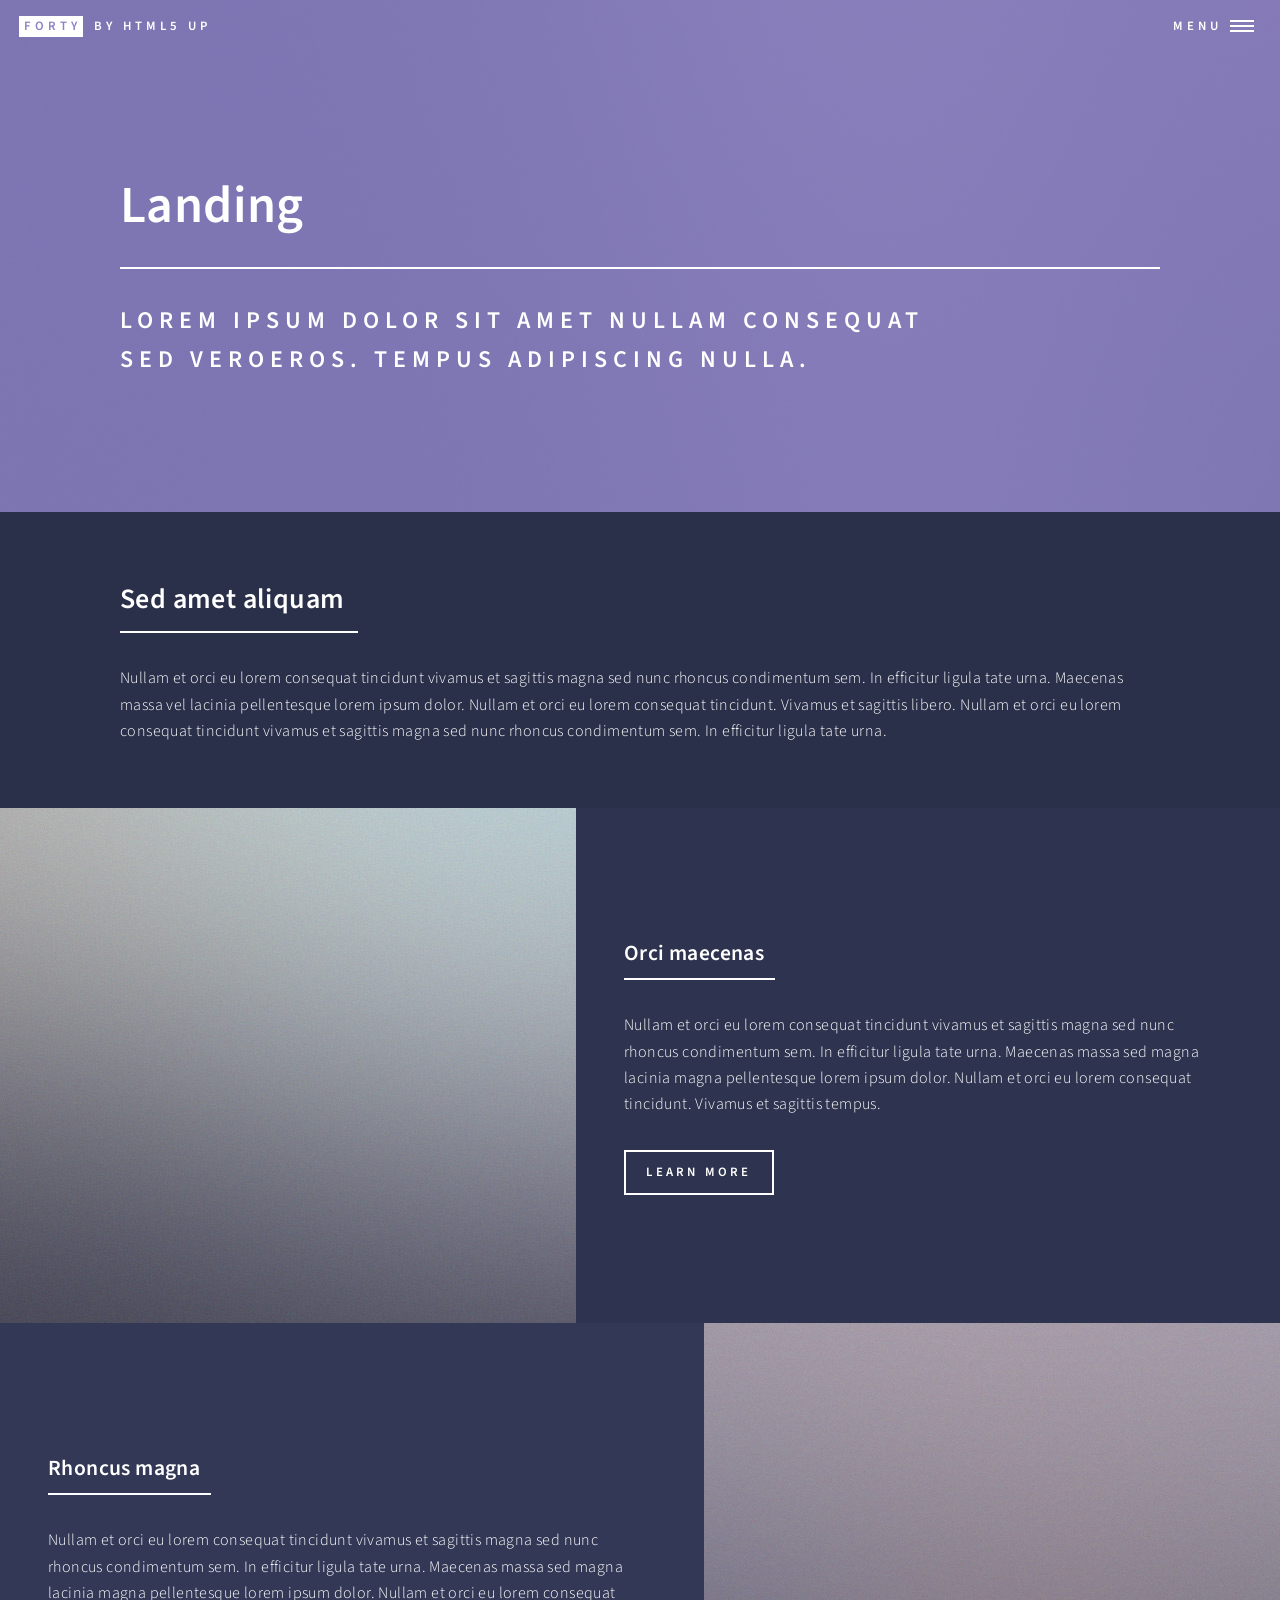
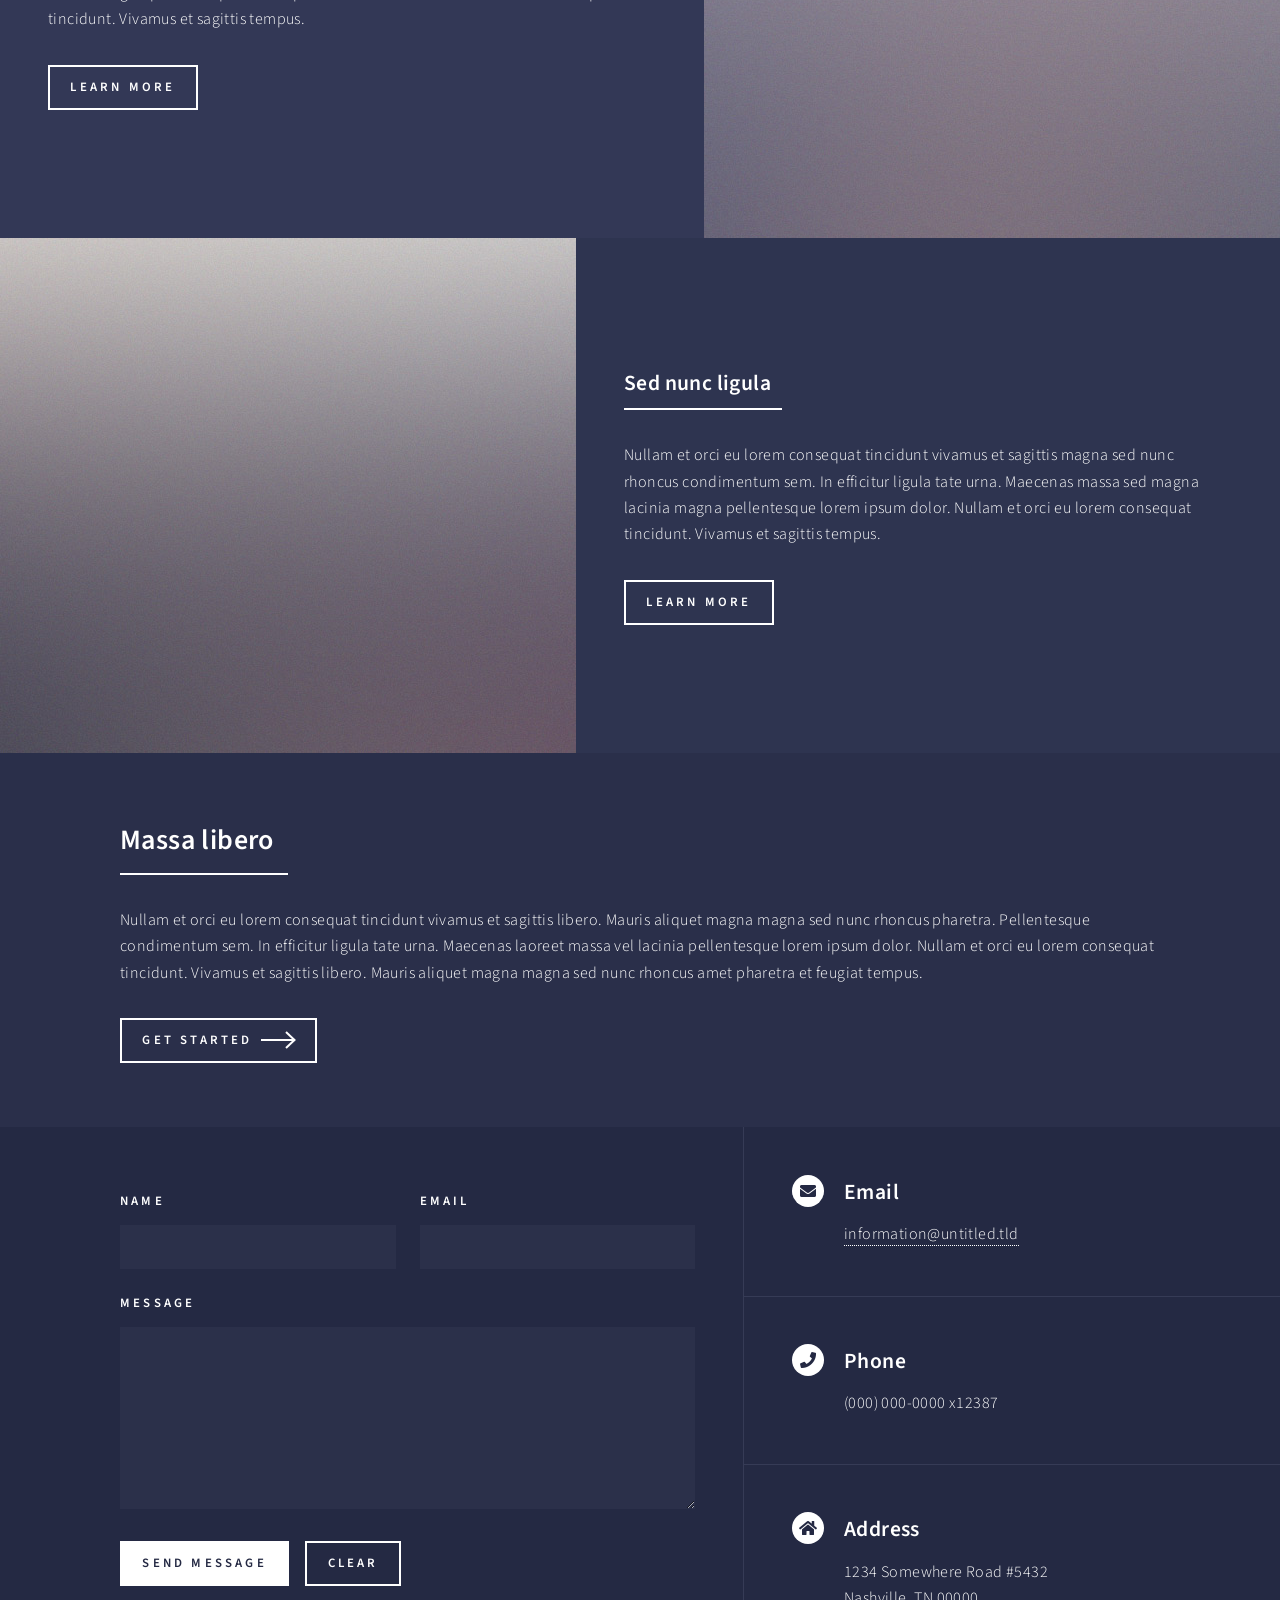
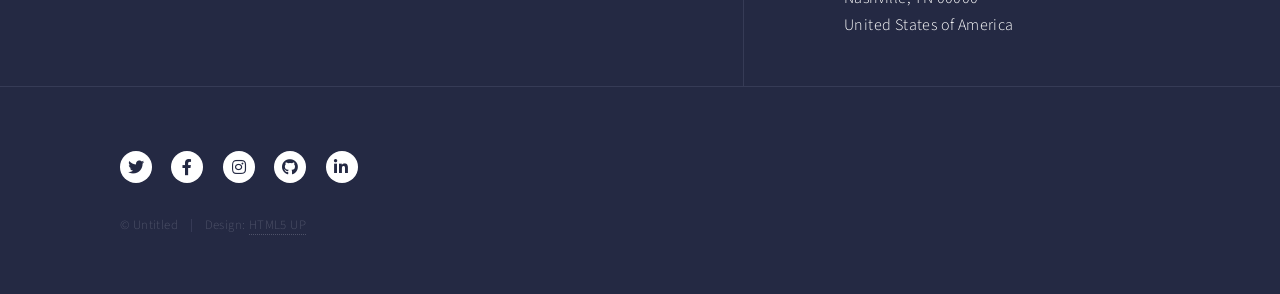
<file: tarea_forty/landing.html>
<!DOCTYPE HTML>
<!--
	Forty by HTML5 UP
	html5up.net | @ajlkn
	Free for personal and commercial use under the CCA 3.0 license (html5up.net/license)
-->
<html>
	<head>
		<title>Landing - Forty by HTML5 UP</title>
		<meta charset="utf-8" />
		<meta name="viewport" content="width=device-width, initial-scale=1, user-scalable=no" />
		<link rel="stylesheet" href="assets/css/main.css" />
		<noscript><link rel="stylesheet" href="assets/css/noscript.css" /></noscript>
	</head>
	<body class="is-preload">

		<!-- Wrapper -->
			<div id="wrapper">

				<!-- Header -->
				<!-- Note: The "styleN" class below should match that of the banner element. -->
					<header id="header" class="alt style2">
						<a href="index.html" class="logo"><strong>Forty</strong> <span>by HTML5 UP</span></a>
						<nav>
							<a href="#menu">Menu</a>
						</nav>
					</header>

				<!-- Menu -->
					<nav id="menu">
						<ul class="links">
							<li><a href="index.html">Home</a></li>
							<li><a href="landing.html">Landing</a></li>
							<li><a href="generic.html">Generic</a></li>
							<li><a href="elements.html">Elements</a></li>
						</ul>
						<ul class="actions stacked">
							<li><a href="#" class="button primary fit">Get Started</a></li>
							<li><a href="#" class="button fit">Log In</a></li>
						</ul>
					</nav>

				<!-- Banner -->
				<!-- Note: The "styleN" class below should match that of the header element. -->
					<section id="banner" class="style2">
						<div class="inner">
							<span class="image">
								<img src="images/pic07.jpg" alt="" />
							</span>
							<header class="major">
								<h1>Landing</h1>
							</header>
							<div class="content">
								<p>Lorem ipsum dolor sit amet nullam consequat<br />
								sed veroeros. tempus adipiscing nulla.</p>
							</div>
						</div>
					</section>

				<!-- Main -->
					<div id="main">

						<!-- One -->
							<section id="one">
								<div class="inner">
									<header class="major">
										<h2>Sed amet aliquam</h2>
									</header>
									<p>Nullam et orci eu lorem consequat tincidunt vivamus et sagittis magna sed nunc rhoncus condimentum sem. In efficitur ligula tate urna. Maecenas massa vel lacinia pellentesque lorem ipsum dolor. Nullam et orci eu lorem consequat tincidunt. Vivamus et sagittis libero. Nullam et orci eu lorem consequat tincidunt vivamus et sagittis magna sed nunc rhoncus condimentum sem. In efficitur ligula tate urna.</p>
								</div>
							</section>

						<!-- Two -->
							<section id="two" class="spotlights">
								<section>
									<a href="generic.html" class="image">
										<img src="images/pic08.jpg" alt="" data-position="center center" />
									</a>
									<div class="content">
										<div class="inner">
											<header class="major">
												<h3>Orci maecenas</h3>
											</header>
											<p>Nullam et orci eu lorem consequat tincidunt vivamus et sagittis magna sed nunc rhoncus condimentum sem. In efficitur ligula tate urna. Maecenas massa sed magna lacinia magna pellentesque lorem ipsum dolor. Nullam et orci eu lorem consequat tincidunt. Vivamus et sagittis tempus.</p>
											<ul class="actions">
												<li><a href="generic.html" class="button">Learn more</a></li>
											</ul>
										</div>
									</div>
								</section>
								<section>
									<a href="generic.html" class="image">
										<img src="images/pic09.jpg" alt="" data-position="top center" />
									</a>
									<div class="content">
										<div class="inner">
											<header class="major">
												<h3>Rhoncus magna</h3>
											</header>
											<p>Nullam et orci eu lorem consequat tincidunt vivamus et sagittis magna sed nunc rhoncus condimentum sem. In efficitur ligula tate urna. Maecenas massa sed magna lacinia magna pellentesque lorem ipsum dolor. Nullam et orci eu lorem consequat tincidunt. Vivamus et sagittis tempus.</p>
											<ul class="actions">
												<li><a href="generic.html" class="button">Learn more</a></li>
											</ul>
										</div>
									</div>
								</section>
								<section>
									<a href="generic.html" class="image">
										<img src="images/pic10.jpg" alt="" data-position="25% 25%" />
									</a>
									<div class="content">
										<div class="inner">
											<header class="major">
												<h3>Sed nunc ligula</h3>
											</header>
											<p>Nullam et orci eu lorem consequat tincidunt vivamus et sagittis magna sed nunc rhoncus condimentum sem. In efficitur ligula tate urna. Maecenas massa sed magna lacinia magna pellentesque lorem ipsum dolor. Nullam et orci eu lorem consequat tincidunt. Vivamus et sagittis tempus.</p>
											<ul class="actions">
												<li><a href="generic.html" class="button">Learn more</a></li>
											</ul>
										</div>
									</div>
								</section>
							</section>

						<!-- Three -->
							<section id="three">
								<div class="inner">
									<header class="major">
										<h2>Massa libero</h2>
									</header>
									<p>Nullam et orci eu lorem consequat tincidunt vivamus et sagittis libero. Mauris aliquet magna magna sed nunc rhoncus pharetra. Pellentesque condimentum sem. In efficitur ligula tate urna. Maecenas laoreet massa vel lacinia pellentesque lorem ipsum dolor. Nullam et orci eu lorem consequat tincidunt. Vivamus et sagittis libero. Mauris aliquet magna magna sed nunc rhoncus amet pharetra et feugiat tempus.</p>
									<ul class="actions">
										<li><a href="generic.html" class="button next">Get Started</a></li>
									</ul>
								</div>
							</section>

					</div>

				<!-- Contact -->
					<section id="contact">
						<div class="inner">
							<section>
								<form method="post" action="#">
									<div class="fields">
										<div class="field half">
											<label for="name">Name</label>
											<input type="text" name="name" id="name" />
										</div>
										<div class="field half">
											<label for="email">Email</label>
											<input type="text" name="email" id="email" />
										</div>
										<div class="field">
											<label for="message">Message</label>
											<textarea name="message" id="message" rows="6"></textarea>
										</div>
									</div>
									<ul class="actions">
										<li><input type="submit" value="Send Message" class="primary" /></li>
										<li><input type="reset" value="Clear" /></li>
									</ul>
								</form>
							</section>
							<section class="split">
								<section>
									<div class="contact-method">
										<span class="icon solid alt fa-envelope"></span>
										<h3>Email</h3>
										<a href="#">information@untitled.tld</a>
									</div>
								</section>
								<section>
									<div class="contact-method">
										<span class="icon solid alt fa-phone"></span>
										<h3>Phone</h3>
										<span>(000) 000-0000 x12387</span>
									</div>
								</section>
								<section>
									<div class="contact-method">
										<span class="icon solid alt fa-home"></span>
										<h3>Address</h3>
										<span>1234 Somewhere Road #5432<br />
										Nashville, TN 00000<br />
										United States of America</span>
									</div>
								</section>
							</section>
						</div>
					</section>

				<!-- Footer -->
					<footer id="footer">
						<div class="inner">
							<ul class="icons">
								<li><a href="#" class="icon brands alt fa-twitter"><span class="label">Twitter</span></a></li>
								<li><a href="#" class="icon brands alt fa-facebook-f"><span class="label">Facebook</span></a></li>
								<li><a href="#" class="icon brands alt fa-instagram"><span class="label">Instagram</span></a></li>
								<li><a href="#" class="icon brands alt fa-github"><span class="label">GitHub</span></a></li>
								<li><a href="#" class="icon brands alt fa-linkedin-in"><span class="label">LinkedIn</span></a></li>
							</ul>
							<ul class="copyright">
								<li>&copy; Untitled</li><li>Design: <a href="https://html5up.net">HTML5 UP</a></li>
							</ul>
						</div>
					</footer>

			</div>

		<!-- Scripts -->
			<script src="assets/js/jquery.min.js"></script>
			<script src="assets/js/jquery.scrolly.min.js"></script>
			<script src="assets/js/jquery.scrollex.min.js"></script>
			<script src="assets/js/browser.min.js"></script>
			<script src="assets/js/breakpoints.min.js"></script>
			<script src="assets/js/util.js"></script>
			<script src="assets/js/main.js"></script>

	</body>
</html>
</file>
<file: tarea_forty/assets/css/noscript.css>
/*
	Forty by HTML5 UP
	html5up.net | @ajlkn
	Free for personal and commercial use under the CCA 3.0 license (html5up.net/license)
*/

/* Banner */

	body.is-preload #banner:after {
		opacity: 0.85;
	}

	body.is-preload #banner > .inner {
		-moz-filter: none;
		-webkit-filter: none;
		-ms-filter: none;
		filter: none;
		-moz-transform: none;
		-webkit-transform: none;
		-ms-transform: none;
		transform: none;
		opacity: 1;
	}
</file>
<file: tarea_forty/assets/css/main.css>
@import url(fontawesome-all.min.css);
@import url("https://fonts.googleapis.com/css?family=Source+Sans+Pro:300,300italic,600,600italic");

/*
	Forty by HTML5 UP
	html5up.net | @ajlkn
	Free for personal and commercial use under the CCA 3.0 license (html5up.net/license)
*/

html, body, div, span, applet, object,
iframe, h1, h2, h3, h4, h5, h6, p, blockquote,
pre, a, abbr, acronym, address, big, cite,
code, del, dfn, em, img, ins, kbd, q, s, samp,
small, strike, strong, sub, sup, tt, var, b,
u, i, center, dl, dt, dd, ol, ul, li, fieldset,
form, label, legend, table, caption, tbody,
tfoot, thead, tr, th, td, article, aside,
canvas, details, embed, figure, figcaption,
footer, header, hgroup, menu, nav, output, ruby,
section, summary, time, mark, audio, video {
	margin: 0;
	padding: 0;
	border: 0;
	font-size: 100%;
	font: inherit;
	vertical-align: baseline;}

article, aside, details, figcaption, figure,
footer, header, hgroup, menu, nav, section {
	display: block;}

body {
	line-height: 1;
}

ol, ul {
	list-style: none;
}

blockquote, q {
	quotes: none;
}

	blockquote:before, blockquote:after, q:before, q:after {
		content: '';
		content: none;
	}

table {
	border-collapse: collapse;
	border-spacing: 0;
}

body {
	-webkit-text-size-adjust: none;
}

mark {
	background-color: transparent;
	color: inherit;
}

input::-moz-focus-inner {
	border: 0;
	padding: 0;
}

input, select, textarea {
	-moz-appearance: none;
	-webkit-appearance: none;
	-ms-appearance: none;
	appearance: none;
}

/* Basic */

	@-ms-viewport {
		width: device-width;
	}

	body {
		-ms-overflow-style: scrollbar;
	}

	@media screen and (max-width: 480px) {

		html, body {
			min-width: 320px;
		}

	}

	html {
		box-sizing: border-box;
	}

	*, *:before, *:after {
		box-sizing: inherit;
	}

	body {
		background: #242943;
	}

		body.is-preload *, body.is-preload *:before, body.is-preload *:after {
			-moz-animation: none !important;
			-webkit-animation: none !important;
			-ms-animation: none !important;
			animation: none !important;
			-moz-transition: none !important;
			-webkit-transition: none !important;
			-ms-transition: none !important;
			transition: none !important;
		}

/* Type */

	body, input, select, textarea {
		color: #ffffff;
		font-family: "Source Sans Pro", Helvetica, sans-serif;
		font-size: 17pt;
		font-weight: 300;
		letter-spacing: 0.025em;
		line-height: 1.65;
	}

		@media screen and (max-width: 1680px) {

			body, input, select, textarea {
				font-size: 14pt;
			}

		}

		@media screen and (max-width: 1280px) {

			body, input, select, textarea {
				font-size: 12pt;
			}

		}

		@media screen and (max-width: 360px) {

			body, input, select, textarea {
				font-size: 11pt;
			}

		}

	a {
		-moz-transition: color 0.2s ease-in-out, border-bottom-color 0.2s ease-in-out;
		-webkit-transition: color 0.2s ease-in-out, border-bottom-color 0.2s ease-in-out;
		-ms-transition: color 0.2s ease-in-out, border-bottom-color 0.2s ease-in-out;
		transition: color 0.2s ease-in-out, border-bottom-color 0.2s ease-in-out;
		border-bottom: dotted 1px;
		color: inherit;
		text-decoration: none;
	}

		a:hover {
			border-bottom-color: transparent;
			color: #9bf1ff !important;
		}

		a:active {
			color: #53e3fb !important;
		}

	strong, b {
		color: #ffffff;
		font-weight: 600;
	}

	em, i {
		font-style: italic;
	}

	p {
		margin: 0 0 2em 0;
	}

	h1, h2, h3, h4, h5, h6 {
		color: #ffffff;
		font-weight: 600;
		line-height: 1.65;
		margin: 0 0 1em 0;
	}

		h1 a, h2 a, h3 a, h4 a, h5 a, h6 a {
			color: inherit;
			border-bottom: 0;
		}

	h1 {
		font-size: 2.5em;
	}

	h2 {
		font-size: 1.75em;
	}

	h3 {
		font-size: 1.35em;
	}

	h4 {
		font-size: 1.1em;
	}

	h5 {
		font-size: 0.9em;
	}

	h6 {
		font-size: 0.7em;
	}

	@media screen and (max-width: 736px) {

		h1 {
			font-size: 2em;
		}

		h2 {
			font-size: 1.5em;
		}

		h3 {
			font-size: 1.25em;
		}

	}

	sub {
		font-size: 0.8em;
		position: relative;
		top: 0.5em;
	}

	sup {
		font-size: 0.8em;
		position: relative;
		top: -0.5em;
	}

	blockquote {
		border-left: solid 4px rgba(212, 212, 255, 0.1);
		font-style: italic;
		margin: 0 0 2em 0;
		padding: 0.5em 0 0.5em 2em;
	}

	code {
		background: rgba(212, 212, 255, 0.035);
		font-family: "Courier New", monospace;
		font-size: 0.9em;
		margin: 0 0.25em;
		padding: 0.25em 0.65em;
	}

	pre {
		-webkit-overflow-scrolling: touch;
		font-family: "Courier New", monospace;
		font-size: 0.9em;
		margin: 0 0 2em 0;
	}

		pre code {
			display: block;
			line-height: 1.75;
			padding: 1em 1.5em;
			overflow-x: auto;
		}

	hr {
		border: 0;
		border-bottom: solid 1px rgba(212, 212, 255, 0.1);
		margin: 2em 0;
	}

		hr.major {
			margin: 3em 0;
		}

	.align-left {
		text-align: left;
	}

	.align-center {
		text-align: center;
	}

	.align-right {
		text-align: right;
	}

/* Row */

	.row {
		display: flex;
		flex-wrap: wrap;
		box-sizing: border-box;
		align-items: stretch;
	}

		.row > * {
			box-sizing: border-box;
		}

		.row.gtr-uniform > * > :last-child {
			margin-bottom: 0;
		}

		.row.aln-left {
			justify-content: flex-start;
		}

		.row.aln-center {
			justify-content: center;
		}

		.row.aln-right {
			justify-content: flex-end;
		}

		.row.aln-top {
			align-items: flex-start;
		}

		.row.aln-middle {
			align-items: center;
		}

		.row.aln-bottom {
			align-items: flex-end;
		}

		.row > .imp {
			order: -1;
		}

		.row > .col-1 {
			width: 8.33333%;
		}

		.row > .off-1 {
			margin-left: 8.33333%;
		}

		.row > .col-2 {
			width: 16.66667%;
		}

		.row > .off-2 {
			margin-left: 16.66667%;
		}

		.row > .col-3 {
			width: 25%;
		}

		.row > .off-3 {
			margin-left: 25%;
		}

		.row > .col-4 {
			width: 33.33333%;
		}

		.row > .off-4 {
			margin-left: 33.33333%;
		}

		.row > .col-5 {
			width: 41.66667%;
		}

		.row > .off-5 {
			margin-left: 41.66667%;
		}

		.row > .col-6 {
			width: 50%;
		}

		.row > .off-6 {
			margin-left: 50%;
		}

		.row > .col-7 {
			width: 58.33333%;
		}

		.row > .off-7 {
			margin-left: 58.33333%;
		}

		.row > .col-8 {
			width: 66.66667%;
		}

		.row > .off-8 {
			margin-left: 66.66667%;
		}

		.row > .col-9 {
			width: 75%;
		}

		.row > .off-9 {
			margin-left: 75%;
		}

		.row > .col-10 {
			width: 83.33333%;
		}

		.row > .off-10 {
			margin-left: 83.33333%;
		}

		.row > .col-11 {
			width: 91.66667%;
		}

		.row > .off-11 {
			margin-left: 91.66667%;
		}

		.row > .col-12 {
			width: 100%;
		}

		.row > .off-12 {
			margin-left: 100%;
		}

		.row.gtr-0 {
			margin-top: 0;
			margin-left: 0em;
		}

			.row.gtr-0 > * {
				padding: 0 0 0 0em;
			}

			.row.gtr-0.gtr-uniform {
				margin-top: 0em;
			}

				.row.gtr-0.gtr-uniform > * {
					padding-top: 0em;
				}

		.row.gtr-25 {
			margin-top: 0;
			margin-left: -0.5em;
		}

			.row.gtr-25 > * {
				padding: 0 0 0 0.5em;
			}

			.row.gtr-25.gtr-uniform {
				margin-top: -0.5em;
			}

				.row.gtr-25.gtr-uniform > * {
					padding-top: 0.5em;
				}

		.row.gtr-50 {
			margin-top: 0;
			margin-left: -1em;
		}

			.row.gtr-50 > * {
				padding: 0 0 0 1em;
			}

			.row.gtr-50.gtr-uniform {
				margin-top: -1em;
			}

				.row.gtr-50.gtr-uniform > * {
					padding-top: 1em;
				}

		.row {
			margin-top: 0;
			margin-left: -2em;
		}

			.row > * {
				padding: 0 0 0 2em;
			}

			.row.gtr-uniform {
				margin-top: -2em;
			}

				.row.gtr-uniform > * {
					padding-top: 2em;
				}

		.row.gtr-150 {
			margin-top: 0;
			margin-left: -3em;
		}

			.row.gtr-150 > * {
				padding: 0 0 0 3em;
			}

			.row.gtr-150.gtr-uniform {
				margin-top: -3em;
			}

				.row.gtr-150.gtr-uniform > * {
					padding-top: 3em;
				}

		.row.gtr-200 {
			margin-top: 0;
			margin-left: -4em;
		}

			.row.gtr-200 > * {
				padding: 0 0 0 4em;
			}

			.row.gtr-200.gtr-uniform {
				margin-top: -4em;
			}

				.row.gtr-200.gtr-uniform > * {
					padding-top: 4em;
				}

		@media screen and (max-width: 1680px) {

			.row {
				display: flex;
				flex-wrap: wrap;
				box-sizing: border-box;
				align-items: stretch;
			}

				.row > * {
					box-sizing: border-box;
				}

				.row.gtr-uniform > * > :last-child {
					margin-bottom: 0;
				}

				.row.aln-left {
					justify-content: flex-start;
				}

				.row.aln-center {
					justify-content: center;
				}

				.row.aln-right {
					justify-content: flex-end;
				}

				.row.aln-top {
					align-items: flex-start;
				}

				.row.aln-middle {
					align-items: center;
				}

				.row.aln-bottom {
					align-items: flex-end;
				}

				.row > .imp-xlarge {
					order: -1;
				}

				.row > .col-1-xlarge {
					width: 8.33333%;
				}

				.row > .off-1-xlarge {
					margin-left: 8.33333%;
				}

				.row > .col-2-xlarge {
					width: 16.66667%;
				}

				.row > .off-2-xlarge {
					margin-left: 16.66667%;
				}

				.row > .col-3-xlarge {
					width: 25%;
				}

				.row > .off-3-xlarge {
					margin-left: 25%;
				}

				.row > .col-4-xlarge {
					width: 33.33333%;
				}

				.row > .off-4-xlarge {
					margin-left: 33.33333%;
				}

				.row > .col-5-xlarge {
					width: 41.66667%;
				}

				.row > .off-5-xlarge {
					margin-left: 41.66667%;
				}

				.row > .col-6-xlarge {
					width: 50%;
				}

				.row > .off-6-xlarge {
					margin-left: 50%;
				}

				.row > .col-7-xlarge {
					width: 58.33333%;
				}

				.row > .off-7-xlarge {
					margin-left: 58.33333%;
				}

				.row > .col-8-xlarge {
					width: 66.66667%;
				}

				.row > .off-8-xlarge {
					margin-left: 66.66667%;
				}

				.row > .col-9-xlarge {
					width: 75%;
				}

				.row > .off-9-xlarge {
					margin-left: 75%;
				}

				.row > .col-10-xlarge {
					width: 83.33333%;
				}

				.row > .off-10-xlarge {
					margin-left: 83.33333%;
				}

				.row > .col-11-xlarge {
					width: 91.66667%;
				}

				.row > .off-11-xlarge {
					margin-left: 91.66667%;
				}

				.row > .col-12-xlarge {
					width: 100%;
				}

				.row > .off-12-xlarge {
					margin-left: 100%;
				}

				.row.gtr-0 {
					margin-top: 0;
					margin-left: 0em;
				}

					.row.gtr-0 > * {
						padding: 0 0 0 0em;
					}

					.row.gtr-0.gtr-uniform {
						margin-top: 0em;
					}

						.row.gtr-0.gtr-uniform > * {
							padding-top: 0em;
						}

				.row.gtr-25 {
					margin-top: 0;
					margin-left: -0.5em;
				}

					.row.gtr-25 > * {
						padding: 0 0 0 0.5em;
					}

					.row.gtr-25.gtr-uniform {
						margin-top: -0.5em;
					}

						.row.gtr-25.gtr-uniform > * {
							padding-top: 0.5em;
						}

				.row.gtr-50 {
					margin-top: 0;
					margin-left: -1em;
				}

					.row.gtr-50 > * {
						padding: 0 0 0 1em;
					}

					.row.gtr-50.gtr-uniform {
						margin-top: -1em;
					}

						.row.gtr-50.gtr-uniform > * {
							padding-top: 1em;
						}

				.row {
					margin-top: 0;
					margin-left: -2em;
				}

					.row > * {
						padding: 0 0 0 2em;
					}

					.row.gtr-uniform {
						margin-top: -2em;
					}

						.row.gtr-uniform > * {
							padding-top: 2em;
						}

				.row.gtr-150 {
					margin-top: 0;
					margin-left: -3em;
				}

					.row.gtr-150 > * {
						padding: 0 0 0 3em;
					}

					.row.gtr-150.gtr-uniform {
						margin-top: -3em;
					}

						.row.gtr-150.gtr-uniform > * {
							padding-top: 3em;
						}

				.row.gtr-200 {
					margin-top: 0;
					margin-left: -4em;
				}

					.row.gtr-200 > * {
						padding: 0 0 0 4em;
					}

					.row.gtr-200.gtr-uniform {
						margin-top: -4em;
					}

						.row.gtr-200.gtr-uniform > * {
							padding-top: 4em;
						}

		}

		@media screen and (max-width: 1280px) {

			.row {
				display: flex;
				flex-wrap: wrap;
				box-sizing: border-box;
				align-items: stretch;
			}

				.row > * {
					box-sizing: border-box;
				}

				.row.gtr-uniform > * > :last-child {
					margin-bottom: 0;
				}

				.row.aln-left {
					justify-content: flex-start;
				}

				.row.aln-center {
					justify-content: center;
				}

				.row.aln-right {
					justify-content: flex-end;
				}

				.row.aln-top {
					align-items: flex-start;
				}

				.row.aln-middle {
					align-items: center;
				}

				.row.aln-bottom {
					align-items: flex-end;
				}

				.row > .imp-large {
					order: -1;
				}

				.row > .col-1-large {
					width: 8.33333%;
				}

				.row > .off-1-large {
					margin-left: 8.33333%;
				}

				.row > .col-2-large {
					width: 16.66667%;
				}

				.row > .off-2-large {
					margin-left: 16.66667%;
				}

				.row > .col-3-large {
					width: 25%;
				}

				.row > .off-3-large {
					margin-left: 25%;
				}

				.row > .col-4-large {
					width: 33.33333%;
				}

				.row > .off-4-large {
					margin-left: 33.33333%;
				}

				.row > .col-5-large {
					width: 41.66667%;
				}

				.row > .off-5-large {
					margin-left: 41.66667%;
				}

				.row > .col-6-large {
					width: 50%;
				}

				.row > .off-6-large {
					margin-left: 50%;
				}

				.row > .col-7-large {
					width: 58.33333%;
				}

				.row > .off-7-large {
					margin-left: 58.33333%;
				}

				.row > .col-8-large {
					width: 66.66667%;
				}

				.row > .off-8-large {
					margin-left: 66.66667%;
				}

				.row > .col-9-large {
					width: 75%;
				}

				.row > .off-9-large {
					margin-left: 75%;
				}

				.row > .col-10-large {
					width: 83.33333%;
				}

				.row > .off-10-large {
					margin-left: 83.33333%;
				}

				.row > .col-11-large {
					width: 91.66667%;
				}

				.row > .off-11-large {
					margin-left: 91.66667%;
				}

				.row > .col-12-large {
					width: 100%;
				}

				.row > .off-12-large {
					margin-left: 100%;
				}

				.row.gtr-0 {
					margin-top: 0;
					margin-left: 0em;
				}

					.row.gtr-0 > * {
						padding: 0 0 0 0em;
					}

					.row.gtr-0.gtr-uniform {
						margin-top: 0em;
					}

						.row.gtr-0.gtr-uniform > * {
							padding-top: 0em;
						}

				.row.gtr-25 {
					margin-top: 0;
					margin-left: -0.375em;
				}

					.row.gtr-25 > * {
						padding: 0 0 0 0.375em;
					}

					.row.gtr-25.gtr-uniform {
						margin-top: -0.375em;
					}

						.row.gtr-25.gtr-uniform > * {
							padding-top: 0.375em;
						}

				.row.gtr-50 {
					margin-top: 0;
					margin-left: -0.75em;
				}

					.row.gtr-50 > * {
						padding: 0 0 0 0.75em;
					}

					.row.gtr-50.gtr-uniform {
						margin-top: -0.75em;
					}

						.row.gtr-50.gtr-uniform > * {
							padding-top: 0.75em;
						}

				.row {
					margin-top: 0;
					margin-left: -1.5em;
				}

					.row > * {
						padding: 0 0 0 1.5em;
					}

					.row.gtr-uniform {
						margin-top: -1.5em;
					}

						.row.gtr-uniform > * {
							padding-top: 1.5em;
						}

				.row.gtr-150 {
					margin-top: 0;
					margin-left: -2.25em;
				}

					.row.gtr-150 > * {
						padding: 0 0 0 2.25em;
					}

					.row.gtr-150.gtr-uniform {
						margin-top: -2.25em;
					}

						.row.gtr-150.gtr-uniform > * {
							padding-top: 2.25em;
						}

				.row.gtr-200 {
					margin-top: 0;
					margin-left: -3em;
				}

					.row.gtr-200 > * {
						padding: 0 0 0 3em;
					}

					.row.gtr-200.gtr-uniform {
						margin-top: -3em;
					}

						.row.gtr-200.gtr-uniform > * {
							padding-top: 3em;
						}

		}

		@media screen and (max-width: 980px) {

			.row {
				display: flex;
				flex-wrap: wrap;
				box-sizing: border-box;
				align-items: stretch;
			}

				.row > * {
					box-sizing: border-box;
				}

				.row.gtr-uniform > * > :last-child {
					margin-bottom: 0;
				}

				.row.aln-left {
					justify-content: flex-start;
				}

				.row.aln-center {
					justify-content: center;
				}

				.row.aln-right {
					justify-content: flex-end;
				}

				.row.aln-top {
					align-items: flex-start;
				}

				.row.aln-middle {
					align-items: center;
				}

				.row.aln-bottom {
					align-items: flex-end;
				}

				.row > .imp-medium {
					order: -1;
				}

				.row > .col-1-medium {
					width: 8.33333%;
				}

				.row > .off-1-medium {
					margin-left: 8.33333%;
				}

				.row > .col-2-medium {
					width: 16.66667%;
				}

				.row > .off-2-medium {
					margin-left: 16.66667%;
				}

				.row > .col-3-medium {
					width: 25%;
				}

				.row > .off-3-medium {
					margin-left: 25%;
				}

				.row > .col-4-medium {
					width: 33.33333%;
				}

				.row > .off-4-medium {
					margin-left: 33.33333%;
				}

				.row > .col-5-medium {
					width: 41.66667%;
				}

				.row > .off-5-medium {
					margin-left: 41.66667%;
				}

				.row > .col-6-medium {
					width: 50%;
				}

				.row > .off-6-medium {
					margin-left: 50%;
				}

				.row > .col-7-medium {
					width: 58.33333%;
				}

				.row > .off-7-medium {
					margin-left: 58.33333%;
				}

				.row > .col-8-medium {
					width: 66.66667%;
				}

				.row > .off-8-medium {
					margin-left: 66.66667%;
				}

				.row > .col-9-medium {
					width: 75%;
				}

				.row > .off-9-medium {
					margin-left: 75%;
				}

				.row > .col-10-medium {
					width: 83.33333%;
				}

				.row > .off-10-medium {
					margin-left: 83.33333%;
				}

				.row > .col-11-medium {
					width: 91.66667%;
				}

				.row > .off-11-medium {
					margin-left: 91.66667%;
				}

				.row > .col-12-medium {
					width: 100%;
				}

				.row > .off-12-medium {
					margin-left: 100%;
				}

				.row.gtr-0 {
					margin-top: 0;
					margin-left: 0em;
				}

					.row.gtr-0 > * {
						padding: 0 0 0 0em;
					}

					.row.gtr-0.gtr-uniform {
						margin-top: 0em;
					}

						.row.gtr-0.gtr-uniform > * {
							padding-top: 0em;
						}

				.row.gtr-25 {
					margin-top: 0;
					margin-left: -0.375em;
				}

					.row.gtr-25 > * {
						padding: 0 0 0 0.375em;
					}

					.row.gtr-25.gtr-uniform {
						margin-top: -0.375em;
					}

						.row.gtr-25.gtr-uniform > * {
							padding-top: 0.375em;
						}

				.row.gtr-50 {
					margin-top: 0;
					margin-left: -0.75em;
				}

					.row.gtr-50 > * {
						padding: 0 0 0 0.75em;
					}

					.row.gtr-50.gtr-uniform {
						margin-top: -0.75em;
					}

						.row.gtr-50.gtr-uniform > * {
							padding-top: 0.75em;
						}

				.row {
					margin-top: 0;
					margin-left: -1.5em;
				}

					.row > * {
						padding: 0 0 0 1.5em;
					}

					.row.gtr-uniform {
						margin-top: -1.5em;
					}

						.row.gtr-uniform > * {
							padding-top: 1.5em;
						}

				.row.gtr-150 {
					margin-top: 0;
					margin-left: -2.25em;
				}

					.row.gtr-150 > * {
						padding: 0 0 0 2.25em;
					}

					.row.gtr-150.gtr-uniform {
						margin-top: -2.25em;
					}

						.row.gtr-150.gtr-uniform > * {
							padding-top: 2.25em;
						}

				.row.gtr-200 {
					margin-top: 0;
					margin-left: -3em;
				}

					.row.gtr-200 > * {
						padding: 0 0 0 3em;
					}

					.row.gtr-200.gtr-uniform {
						margin-top: -3em;
					}

						.row.gtr-200.gtr-uniform > * {
							padding-top: 3em;
						}

		}

		@media screen and (max-width: 736px) {

			.row {
				display: flex;
				flex-wrap: wrap;
				box-sizing: border-box;
				align-items: stretch;
			}

				.row > * {
					box-sizing: border-box;
				}

				.row.gtr-uniform > * > :last-child {
					margin-bottom: 0;
				}

				.row.aln-left {
					justify-content: flex-start;
				}

				.row.aln-center {
					justify-content: center;
				}

				.row.aln-right {
					justify-content: flex-end;
				}

				.row.aln-top {
					align-items: flex-start;
				}

				.row.aln-middle {
					align-items: center;
				}

				.row.aln-bottom {
					align-items: flex-end;
				}

				.row > .imp-small {
					order: -1;
				}

				.row > .col-1-small {
					width: 8.33333%;
				}

				.row > .off-1-small {
					margin-left: 8.33333%;
				}

				.row > .col-2-small {
					width: 16.66667%;
				}

				.row > .off-2-small {
					margin-left: 16.66667%;
				}

				.row > .col-3-small {
					width: 25%;
				}

				.row > .off-3-small {
					margin-left: 25%;
				}

				.row > .col-4-small {
					width: 33.33333%;
				}

				.row > .off-4-small {
					margin-left: 33.33333%;
				}

				.row > .col-5-small {
					width: 41.66667%;
				}

				.row > .off-5-small {
					margin-left: 41.66667%;
				}

				.row > .col-6-small {
					width: 50%;
				}

				.row > .off-6-small {
					margin-left: 50%;
				}

				.row > .col-7-small {
					width: 58.33333%;
				}

				.row > .off-7-small {
					margin-left: 58.33333%;
				}

				.row > .col-8-small {
					width: 66.66667%;
				}

				.row > .off-8-small {
					margin-left: 66.66667%;
				}

				.row > .col-9-small {
					width: 75%;
				}

				.row > .off-9-small {
					margin-left: 75%;
				}

				.row > .col-10-small {
					width: 83.33333%;
				}

				.row > .off-10-small {
					margin-left: 83.33333%;
				}

				.row > .col-11-small {
					width: 91.66667%;
				}

				.row > .off-11-small {
					margin-left: 91.66667%;
				}

				.row > .col-12-small {
					width: 100%;
				}

				.row > .off-12-small {
					margin-left: 100%;
				}

				.row.gtr-0 {
					margin-top: 0;
					margin-left: 0em;
				}

					.row.gtr-0 > * {
						padding: 0 0 0 0em;
					}

					.row.gtr-0.gtr-uniform {
						margin-top: 0em;
					}

						.row.gtr-0.gtr-uniform > * {
							padding-top: 0em;
						}

				.row.gtr-25 {
					margin-top: 0;
					margin-left: -0.3125em;
				}

					.row.gtr-25 > * {
						padding: 0 0 0 0.3125em;
					}

					.row.gtr-25.gtr-uniform {
						margin-top: -0.3125em;
					}

						.row.gtr-25.gtr-uniform > * {
							padding-top: 0.3125em;
						}

				.row.gtr-50 {
					margin-top: 0;
					margin-left: -0.625em;
				}

					.row.gtr-50 > * {
						padding: 0 0 0 0.625em;
					}

					.row.gtr-50.gtr-uniform {
						margin-top: -0.625em;
					}

						.row.gtr-50.gtr-uniform > * {
							padding-top: 0.625em;
						}

				.row {
					margin-top: 0;
					margin-left: -1.25em;
				}

					.row > * {
						padding: 0 0 0 1.25em;
					}

					.row.gtr-uniform {
						margin-top: -1.25em;
					}

						.row.gtr-uniform > * {
							padding-top: 1.25em;
						}

				.row.gtr-150 {
					margin-top: 0;
					margin-left: -1.875em;
				}

					.row.gtr-150 > * {
						padding: 0 0 0 1.875em;
					}

					.row.gtr-150.gtr-uniform {
						margin-top: -1.875em;
					}

						.row.gtr-150.gtr-uniform > * {
							padding-top: 1.875em;
						}

				.row.gtr-200 {
					margin-top: 0;
					margin-left: -2.5em;
				}

					.row.gtr-200 > * {
						padding: 0 0 0 2.5em;
					}

					.row.gtr-200.gtr-uniform {
						margin-top: -2.5em;
					}

						.row.gtr-200.gtr-uniform > * {
							padding-top: 2.5em;
						}

		}

		@media screen and (max-width: 480px) {

			.row {
				display: flex;
				flex-wrap: wrap;
				box-sizing: border-box;
				align-items: stretch;
			}

				.row > * {
					box-sizing: border-box;
				}

				.row.gtr-uniform > * > :last-child {
					margin-bottom: 0;
				}

				.row.aln-left {
					justify-content: flex-start;
				}

				.row.aln-center {
					justify-content: center;
				}

				.row.aln-right {
					justify-content: flex-end;
				}

				.row.aln-top {
					align-items: flex-start;
				}

				.row.aln-middle {
					align-items: center;
				}

				.row.aln-bottom {
					align-items: flex-end;
				}

				.row > .imp-xsmall {
					order: -1;
				}

				.row > .col-1-xsmall {
					width: 8.33333%;
				}

				.row > .off-1-xsmall {
					margin-left: 8.33333%;
				}

				.row > .col-2-xsmall {
					width: 16.66667%;
				}

				.row > .off-2-xsmall {
					margin-left: 16.66667%;
				}

				.row > .col-3-xsmall {
					width: 25%;
				}

				.row > .off-3-xsmall {
					margin-left: 25%;
				}

				.row > .col-4-xsmall {
					width: 33.33333%;
				}

				.row > .off-4-xsmall {
					margin-left: 33.33333%;
				}

				.row > .col-5-xsmall {
					width: 41.66667%;
				}

				.row > .off-5-xsmall {
					margin-left: 41.66667%;
				}

				.row > .col-6-xsmall {
					width: 50%;
				}

				.row > .off-6-xsmall {
					margin-left: 50%;
				}

				.row > .col-7-xsmall {
					width: 58.33333%;
				}

				.row > .off-7-xsmall {
					margin-left: 58.33333%;
				}

				.row > .col-8-xsmall {
					width: 66.66667%;
				}

				.row > .off-8-xsmall {
					margin-left: 66.66667%;
				}

				.row > .col-9-xsmall {
					width: 75%;
				}

				.row > .off-9-xsmall {
					margin-left: 75%;
				}

				.row > .col-10-xsmall {
					width: 83.33333%;
				}

				.row > .off-10-xsmall {
					margin-left: 83.33333%;
				}

				.row > .col-11-xsmall {
					width: 91.66667%;
				}

				.row > .off-11-xsmall {
					margin-left: 91.66667%;
				}

				.row > .col-12-xsmall {
					width: 100%;
				}

				.row > .off-12-xsmall {
					margin-left: 100%;
				}

				.row.gtr-0 {
					margin-top: 0;
					margin-left: 0em;
				}

					.row.gtr-0 > * {
						padding: 0 0 0 0em;
					}

					.row.gtr-0.gtr-uniform {
						margin-top: 0em;
					}

						.row.gtr-0.gtr-uniform > * {
							padding-top: 0em;
						}

				.row.gtr-25 {
					margin-top: 0;
					margin-left: -0.3125em;
				}

					.row.gtr-25 > * {
						padding: 0 0 0 0.3125em;
					}

					.row.gtr-25.gtr-uniform {
						margin-top: -0.3125em;
					}

						.row.gtr-25.gtr-uniform > * {
							padding-top: 0.3125em;
						}

				.row.gtr-50 {
					margin-top: 0;
					margin-left: -0.625em;
				}

					.row.gtr-50 > * {
						padding: 0 0 0 0.625em;
					}

					.row.gtr-50.gtr-uniform {
						margin-top: -0.625em;
					}

						.row.gtr-50.gtr-uniform > * {
							padding-top: 0.625em;
						}

				.row {
					margin-top: 0;
					margin-left: -1.25em;
				}

					.row > * {
						padding: 0 0 0 1.25em;
					}

					.row.gtr-uniform {
						margin-top: -1.25em;
					}

						.row.gtr-uniform > * {
							padding-top: 1.25em;
						}

				.row.gtr-150 {
					margin-top: 0;
					margin-left: -1.875em;
				}

					.row.gtr-150 > * {
						padding: 0 0 0 1.875em;
					}

					.row.gtr-150.gtr-uniform {
						margin-top: -1.875em;
					}

						.row.gtr-150.gtr-uniform > * {
							padding-top: 1.875em;
						}

				.row.gtr-200 {
					margin-top: 0;
					margin-left: -2.5em;
				}

					.row.gtr-200 > * {
						padding: 0 0 0 2.5em;
					}

					.row.gtr-200.gtr-uniform {
						margin-top: -2.5em;
					}

						.row.gtr-200.gtr-uniform > * {
							padding-top: 2.5em;
						}

		}

/* Section/Article */

	section.special, article.special {
		text-align: center;
	}

	header.major {
		width: -moz-max-content;
		width: -webkit-max-content;
		width: -ms-max-content;
		width: max-content;
		margin-bottom: 2em;
	}

		header.major > :first-child {
			margin-bottom: 0;
			width: calc(100% + 0.5em);
		}

			header.major > :first-child:after {
				content: '';
				background-color: #ffffff;
				display: block;
				height: 2px;
				margin: 0.325em 0 0.5em 0;
				width: 100%;
			}

		header.major > p {
			font-size: 0.7em;
			font-weight: 600;
			letter-spacing: 0.25em;
			margin-bottom: 0;
			text-transform: uppercase;
		}

		body.is-ie header.major > :first-child:after {
			max-width: 9em;
		}

		body.is-ie header.major > h1:after {
			max-width: 100% !important;
		}

	@media screen and (max-width: 736px) {

		header.major > p br {
			display: none;
		}

	}

/* Form */

	form {
		margin: 0 0 2em 0;
	}

		form > :last-child {
			margin-bottom: 0;
		}

		form > .fields {
			display: -moz-flex;
			display: -webkit-flex;
			display: -ms-flex;
			display: flex;
			-moz-flex-wrap: wrap;
			-webkit-flex-wrap: wrap;
			-ms-flex-wrap: wrap;
			flex-wrap: wrap;
			width: calc(100% + 3em);
			margin: -1.5em 0 2em -1.5em;
		}

			form > .fields > .field {
				-moz-flex-grow: 0;
				-webkit-flex-grow: 0;
				-ms-flex-grow: 0;
				flex-grow: 0;
				-moz-flex-shrink: 0;
				-webkit-flex-shrink: 0;
				-ms-flex-shrink: 0;
				flex-shrink: 0;
				padding: 1.5em 0 0 1.5em;
				width: calc(100% - 1.5em);
			}

				form > .fields > .field.half {
					width: calc(50% - 0.75em);
				}

				form > .fields > .field.third {
					width: calc(100%/3 - 0.5em);
				}

				form > .fields > .field.quarter {
					width: calc(25% - 0.375em);
				}

		@media screen and (max-width: 480px) {

			form > .fields {
				width: calc(100% + 3em);
				margin: -1.5em 0 2em -1.5em;
			}

				form > .fields > .field {
					padding: 1.5em 0 0 1.5em;
					width: calc(100% - 1.5em);
				}

					form > .fields > .field.half {
						width: calc(100% - 1.5em);
					}

					form > .fields > .field.third {
						width: calc(100% - 1.5em);
					}

					form > .fields > .field.quarter {
						width: calc(100% - 1.5em);
					}

		}

	label {
		color: #ffffff;
		display: block;
		font-size: 0.8em;
		font-weight: 600;
		letter-spacing: 0.25em;
		margin: 0 0 1em 0;
		text-transform: uppercase;
	}

	input[type="text"],
	input[type="password"],
	input[type="email"],
	input[type="tel"],
	input[type="search"],
	input[type="url"],
	select,
	textarea {
		-moz-appearance: none;
		-webkit-appearance: none;
		-ms-appearance: none;
		appearance: none;
		background: rgba(212, 212, 255, 0.035);
		border: none;
		border-radius: 0;
		color: inherit;
		display: block;
		outline: 0;
		padding: 0 1em;
		text-decoration: none;
		width: 100%;
	}

		input[type="text"]:invalid,
		input[type="password"]:invalid,
		input[type="email"]:invalid,
		input[type="tel"]:invalid,
		input[type="search"]:invalid,
		input[type="url"]:invalid,
		select:invalid,
		textarea:invalid {
			box-shadow: none;
		}

		input[type="text"]:focus,
		input[type="password"]:focus,
		input[type="email"]:focus,
		input[type="tel"]:focus,
		input[type="search"]:focus,
		input[type="url"]:focus,
		select:focus,
		textarea:focus {
			border-color: #9bf1ff;
			box-shadow: 0 0 0 2px #9bf1ff;
		}

	select {
		background-image: url("data:image/svg+xml;charset=utf8,%3Csvg xmlns='http://www.w3.org/2000/svg' width='40' height='40' preserveAspectRatio='none' viewBox='0 0 40 40'%3E%3Cpath d='M9.4,12.3l10.4,10.4l10.4-10.4c0.2-0.2,0.5-0.4,0.9-0.4c0.3,0,0.6,0.1,0.9,0.4l3.3,3.3c0.2,0.2,0.4,0.5,0.4,0.9 c0,0.4-0.1,0.6-0.4,0.9L20.7,31.9c-0.2,0.2-0.5,0.4-0.9,0.4c-0.3,0-0.6-0.1-0.9-0.4L4.3,17.3c-0.2-0.2-0.4-0.5-0.4-0.9 c0-0.4,0.1-0.6,0.4-0.9l3.3-3.3c0.2-0.2,0.5-0.4,0.9-0.4S9.1,12.1,9.4,12.3z' fill='rgba(212, 212, 255, 0.1)' /%3E%3C/svg%3E");
		background-size: 1.25rem;
		background-repeat: no-repeat;
		background-position: calc(100% - 1rem) center;
		height: 2.75em;
		padding-right: 2.75em;
		text-overflow: ellipsis;
	}

		select option {
			color: #ffffff;
			background: #242943;
		}

		select:focus::-ms-value {
			background-color: transparent;
		}

		select::-ms-expand {
			display: none;
		}

	input[type="text"],
	input[type="password"],
	input[type="email"],
	input[type="tel"],
	input[type="search"],
	input[type="url"],
	select {
		height: 2.75em;
	}

	textarea {
		padding: 0.75em 1em;
	}

	input[type="checkbox"],
	input[type="radio"] {
		-moz-appearance: none;
		-webkit-appearance: none;
		-ms-appearance: none;
		appearance: none;
		display: block;
		float: left;
		margin-right: -2em;
		opacity: 0;
		width: 1em;
		z-index: -1;
	}

		input[type="checkbox"] + label,
		input[type="radio"] + label {
			text-decoration: none;
			color: #ffffff;
			cursor: pointer;
			display: inline-block;
			font-weight: 300;
			padding-left: 2.65em;
			padding-right: 0.75em;
			position: relative;
		}

			input[type="checkbox"] + label:before,
			input[type="radio"] + label:before {
				-moz-osx-font-smoothing: grayscale;
				-webkit-font-smoothing: antialiased;
				display: inline-block;
				font-style: normal;
				font-variant: normal;
				text-rendering: auto;
				line-height: 1;
				text-transform: none !important;
				font-family: 'Font Awesome 5 Free';
				font-weight: 900;
			}

			input[type="checkbox"] + label:before,
			input[type="radio"] + label:before {
				background: rgba(212, 212, 255, 0.035);
				content: '';
				display: inline-block;
				font-size: 0.8em;
				height: 2.0625em;
				left: 0;
				letter-spacing: 0;
				line-height: 2.0625em;
				position: absolute;
				text-align: center;
				top: 0;
				width: 2.0625em;
			}

		input[type="checkbox"]:checked + label:before,
		input[type="radio"]:checked + label:before {
			background: #ffffff;
			border-color: #9bf1ff;
			content: '\f00c';
			color: #242943;
		}

		input[type="checkbox"]:focus + label:before,
		input[type="radio"]:focus + label:before {
			box-shadow: 0 0 0 2px #9bf1ff;
		}

	input[type="radio"] + label:before {
		border-radius: 100%;
	}

	::-webkit-input-placeholder {
		color: rgba(244, 244, 255, 0.2) !important;
		opacity: 1.0;
	}

	:-moz-placeholder {
		color: rgba(244, 244, 255, 0.2) !important;
		opacity: 1.0;
	}

	::-moz-placeholder {
		color: rgba(244, 244, 255, 0.2) !important;
		opacity: 1.0;
	}

	:-ms-input-placeholder {
		color: rgba(244, 244, 255, 0.2) !important;
		opacity: 1.0;
	}

/* Box */

	.box {
		border: solid 1px rgba(212, 212, 255, 0.1);
		margin-bottom: 2em;
		padding: 1.5em;
	}

		.box > :last-child,
		.box > :last-child > :last-child,
		.box > :last-child > :last-child > :last-child {
			margin-bottom: 0;
		}

		.box.alt {
			border: 0;
			border-radius: 0;
			padding: 0;
		}

/* Icon */

	.icon {
		text-decoration: none;
		border-bottom: none;
		position: relative;
	}

		.icon:before {
			-moz-osx-font-smoothing: grayscale;
			-webkit-font-smoothing: antialiased;
			display: inline-block;
			font-style: normal;
			font-variant: normal;
			text-rendering: auto;
			line-height: 1;
			text-transform: none !important;
			font-family: 'Font Awesome 5 Free';
			font-weight: 400;
		}

		.icon > .label {
			display: none;
		}

		.icon:before {
			line-height: inherit;
		}

		.icon.solid:before {
			font-weight: 900;
		}

		.icon.brands:before {
			font-family: 'Font Awesome 5 Brands';
		}

		.icon.alt:before {
			background-color: #ffffff;
			border-radius: 100%;
			color: #242943;
			display: inline-block;
			height: 2em;
			line-height: 2em;
			text-align: center;
			width: 2em;
		}

	a.icon.alt:before {
		-moz-transition: background-color 0.2s ease-in-out;
		-webkit-transition: background-color 0.2s ease-in-out;
		-ms-transition: background-color 0.2s ease-in-out;
		transition: background-color 0.2s ease-in-out;
	}

	a.icon.alt:hover:before {
		background-color: #6fc3df;
	}

	a.icon.alt:active:before {
		background-color: #37a6cb;
	}

/* Image */

	.image {
		border: 0;
		display: inline-block;
		position: relative;
	}

		.image img {
			display: block;
		}

		.image.left, .image.right {
			max-width: 30%;
		}

			.image.left img, .image.right img {
				width: 100%;
			}

		.image.left {
			float: left;
			margin: 0 1.5em 1.25em 0;
			top: 0.25em;
		}

		.image.right {
			float: right;
			margin: 0 0 1.25em 1.5em;
			top: 0.25em;
		}

		.image.fit {
			display: block;
			margin: 0 0 2em 0;
			width: 100%;
		}

			.image.fit img {
				width: 100%;
			}

		.image.main {
			display: block;
			margin: 2.5em 0;
			width: 100%;
		}

			.image.main img {
				width: 100%;
			}

			@media screen and (max-width: 736px) {

				.image.main {
					margin: 1.5em 0;
				}

			}

/* List */

	ol {
		list-style: decimal;
		margin: 0 0 2em 0;
		padding-left: 1.25em;
	}

		ol li {
			padding-left: 0.25em;
		}

	ul {
		list-style: disc;
		margin: 0 0 2em 0;
		padding-left: 1em;
	}

		ul li {
			padding-left: 0.5em;
		}

		ul.alt {
			list-style: none;
			padding-left: 0;
		}

			ul.alt li {
				border-top: solid 1px rgba(212, 212, 255, 0.1);
				padding: 0.5em 0;
			}

				ul.alt li:first-child {
					border-top: 0;
					padding-top: 0;
				}

	dl {
		margin: 0 0 2em 0;
	}

		dl dt {
			display: block;
			font-weight: 600;
			margin: 0 0 1em 0;
		}

		dl dd {
			margin-left: 2em;
		}

/* Actions */

	ul.actions {
		display: -moz-flex;
		display: -webkit-flex;
		display: -ms-flex;
		display: flex;
		cursor: default;
		list-style: none;
		margin-left: -1em;
		padding-left: 0;
	}

		ul.actions li {
			padding: 0 0 0 1em;
			vertical-align: middle;
		}

		ul.actions.special {
			-moz-justify-content: center;
			-webkit-justify-content: center;
			-ms-justify-content: center;
			justify-content: center;
			width: 100%;
			margin-left: 0;
		}

			ul.actions.special li:first-child {
				padding-left: 0;
			}

		ul.actions.stacked {
			-moz-flex-direction: column;
			-webkit-flex-direction: column;
			-ms-flex-direction: column;
			flex-direction: column;
			margin-left: 0;
		}

			ul.actions.stacked li {
				padding: 1.3em 0 0 0;
			}

				ul.actions.stacked li:first-child {
					padding-top: 0;
				}

		ul.actions.fit {
			width: calc(100% + 1em);
		}

			ul.actions.fit li {
				-moz-flex-grow: 1;
				-webkit-flex-grow: 1;
				-ms-flex-grow: 1;
				flex-grow: 1;
				-moz-flex-shrink: 1;
				-webkit-flex-shrink: 1;
				-ms-flex-shrink: 1;
				flex-shrink: 1;
				width: 100%;
			}

				ul.actions.fit li > * {
					width: 100%;
				}

			ul.actions.fit.stacked {
				width: 100%;
			}

/* Icons */

	ul.icons {
		cursor: default;
		list-style: none;
		padding-left: 0;
	}

		ul.icons li {
			display: inline-block;
			padding: 0 1em 0 0;
		}

			ul.icons li:last-child {
				padding-right: 0;
			}

		@media screen and (max-width: 736px) {

			ul.icons li {
				padding: 0 0.75em 0 0;
			}

		}

/* Pagination */

	ul.pagination {
		cursor: default;
		list-style: none;
		padding-left: 0;
	}

		ul.pagination li {
			display: inline-block;
			padding-left: 0;
			vertical-align: middle;
		}

			ul.pagination li > .page {
				-moz-transition: background-color 0.2s ease-in-out, color 0.2s ease-in-out;
				-webkit-transition: background-color 0.2s ease-in-out, color 0.2s ease-in-out;
				-ms-transition: background-color 0.2s ease-in-out, color 0.2s ease-in-out;
				transition: background-color 0.2s ease-in-out, color 0.2s ease-in-out;
				border-bottom: 0;
				display: inline-block;
				font-size: 0.8em;
				font-weight: 600;
				height: 1.5em;
				line-height: 1.5em;
				margin: 0 0.125em;
				min-width: 1.5em;
				padding: 0 0.5em;
				text-align: center;
			}

				ul.pagination li > .page.active {
					background-color: #ffffff;
					color: #242943;
				}

					ul.pagination li > .page.active:hover {
						background-color: #9bf1ff;
						color: #242943 !important;
					}

					ul.pagination li > .page.active:active {
						background-color: #53e3fb;
					}

			ul.pagination li:first-child {
				padding-right: 0.75em;
			}

			ul.pagination li:last-child {
				padding-left: 0.75em;
			}

		@media screen and (max-width: 480px) {

			ul.pagination li:nth-child(n+2):nth-last-child(n+2) {
				display: none;
			}

			ul.pagination li:first-child {
				padding-right: 0;
			}

		}

/* Table */

	.table-wrapper {
		-webkit-overflow-scrolling: touch;
		overflow-x: auto;
	}

	table {
		margin: 0 0 2em 0;
		width: 100%;
	}

		table tbody tr {
			border: solid 1px rgba(212, 212, 255, 0.1);
			border-left: 0;
			border-right: 0;
		}

			table tbody tr:nth-child(2n + 1) {
				background-color: rgba(212, 212, 255, 0.035);
			}

		table td {
			padding: 0.75em 0.75em;
		}

		table th {
			color: #ffffff;
			font-size: 0.9em;
			font-weight: 600;
			padding: 0 0.75em 0.75em 0.75em;
			text-align: left;
		}

		table thead {
			border-bottom: solid 2px rgba(212, 212, 255, 0.1);
		}

		table tfoot {
			border-top: solid 2px rgba(212, 212, 255, 0.1);
		}

		table.alt {
			border-collapse: separate;
		}

			table.alt tbody tr td {
				border: solid 1px rgba(212, 212, 255, 0.1);
				border-left-width: 0;
				border-top-width: 0;
			}

				table.alt tbody tr td:first-child {
					border-left-width: 1px;
				}

			table.alt tbody tr:first-child td {
				border-top-width: 1px;
			}

			table.alt thead {
				border-bottom: 0;
			}

			table.alt tfoot {
				border-top: 0;
			}

/* Button */

	input[type="submit"],
	input[type="reset"],
	input[type="button"],
	button,
	.button {
		-moz-appearance: none;
		-webkit-appearance: none;
		-ms-appearance: none;
		appearance: none;
		-moz-transition: background-color 0.2s ease-in-out, box-shadow 0.2s ease-in-out, color 0.2s ease-in-out;
		-webkit-transition: background-color 0.2s ease-in-out, box-shadow 0.2s ease-in-out, color 0.2s ease-in-out;
		-ms-transition: background-color 0.2s ease-in-out, box-shadow 0.2s ease-in-out, color 0.2s ease-in-out;
		transition: background-color 0.2s ease-in-out, box-shadow 0.2s ease-in-out, color 0.2s ease-in-out;
		background-color: transparent;
		border: 0;
		border-radius: 0;
		box-shadow: inset 0 0 0 2px #ffffff;
		color: #ffffff;
		cursor: pointer;
		display: inline-block;
		font-size: 0.8em;
		font-weight: 600;
		height: 3.5em;
		letter-spacing: 0.25em;
		line-height: 3.5em;
		padding: 0 1.75em;
		text-align: center;
		text-decoration: none;
		text-transform: uppercase;
		white-space: nowrap;
	}

		input[type="submit"]:hover, input[type="submit"]:active,
		input[type="reset"]:hover,
		input[type="reset"]:active,
		input[type="button"]:hover,
		input[type="button"]:active,
		button:hover,
		button:active,
		.button:hover,
		.button:active {
			box-shadow: inset 0 0 0 2px #9bf1ff;
			color: #9bf1ff;
		}

		input[type="submit"]:active,
		input[type="reset"]:active,
		input[type="button"]:active,
		button:active,
		.button:active {
			background-color: rgba(155, 241, 255, 0.1);
			box-shadow: inset 0 0 0 2px #53e3fb;
			color: #53e3fb;
		}

		input[type="submit"].icon:before,
		input[type="reset"].icon:before,
		input[type="button"].icon:before,
		button.icon:before,
		.button.icon:before {
			margin-right: 0.5em;
		}

		input[type="submit"].fit,
		input[type="reset"].fit,
		input[type="button"].fit,
		button.fit,
		.button.fit {
			width: 100%;
		}

		input[type="submit"].small,
		input[type="reset"].small,
		input[type="button"].small,
		button.small,
		.button.small {
			font-size: 0.6em;
		}

		input[type="submit"].large,
		input[type="reset"].large,
		input[type="button"].large,
		button.large,
		.button.large {
			font-size: 1.25em;
			height: 3em;
			line-height: 3em;
		}

		input[type="submit"].next,
		input[type="reset"].next,
		input[type="button"].next,
		button.next,
		.button.next {
			padding-right: 4.5em;
			position: relative;
		}

			input[type="submit"].next:before, input[type="submit"].next:after,
			input[type="reset"].next:before,
			input[type="reset"].next:after,
			input[type="button"].next:before,
			input[type="button"].next:after,
			button.next:before,
			button.next:after,
			.button.next:before,
			.button.next:after {
				-moz-transition: opacity 0.2s ease-in-out;
				-webkit-transition: opacity 0.2s ease-in-out;
				-ms-transition: opacity 0.2s ease-in-out;
				transition: opacity 0.2s ease-in-out;
				background-position: center right;
				background-repeat: no-repeat;
				background-size: 36px 24px;
				content: '';
				display: block;
				height: 100%;
				position: absolute;
				right: 1.5em;
				top: 0;
				vertical-align: middle;
				width: 36px;
			}

			input[type="submit"].next:before,
			input[type="reset"].next:before,
			input[type="button"].next:before,
			button.next:before,
			.button.next:before {
				background-image: url("data:image/svg+xml;charset=utf8,%3Csvg xmlns='http://www.w3.org/2000/svg' xmlns:xlink='http://www.w3.org/1999/xlink' width='36px' height='24px' viewBox='0 0 36 24' zoomAndPan='disable'%3E%3Cstyle%3Eline %7B stroke: %23ffffff%3B stroke-width: 2px%3B %7D%3C/style%3E%3Cline x1='0' y1='12' x2='34' y2='12' /%3E%3Cline x1='25' y1='4' x2='34' y2='12.5' /%3E%3Cline x1='25' y1='20' x2='34' y2='11.5' /%3E%3C/svg%3E");
			}

			input[type="submit"].next:after,
			input[type="reset"].next:after,
			input[type="button"].next:after,
			button.next:after,
			.button.next:after {
				background-image: url("data:image/svg+xml;charset=utf8,%3Csvg xmlns='http://www.w3.org/2000/svg' xmlns:xlink='http://www.w3.org/1999/xlink' width='36px' height='24px' viewBox='0 0 36 24' zoomAndPan='disable'%3E%3Cstyle%3Eline %7B stroke: %239bf1ff%3B stroke-width: 2px%3B %7D%3C/style%3E%3Cline x1='0' y1='12' x2='34' y2='12' /%3E%3Cline x1='25' y1='4' x2='34' y2='12.5' /%3E%3Cline x1='25' y1='20' x2='34' y2='11.5' /%3E%3C/svg%3E");
				opacity: 0;
				z-index: 1;
			}

			input[type="submit"].next:hover:after, input[type="submit"].next:active:after,
			input[type="reset"].next:hover:after,
			input[type="reset"].next:active:after,
			input[type="button"].next:hover:after,
			input[type="button"].next:active:after,
			button.next:hover:after,
			button.next:active:after,
			.button.next:hover:after,
			.button.next:active:after {
				opacity: 1;
			}

			@media screen and (max-width: 1280px) {

				input[type="submit"].next,
				input[type="reset"].next,
				input[type="button"].next,
				button.next,
				.button.next {
					padding-right: 5em;
				}

			}

		input[type="submit"].primary,
		input[type="reset"].primary,
		input[type="button"].primary,
		button.primary,
		.button.primary {
			background-color: #ffffff;
			box-shadow: none;
			color: #242943;
		}

			input[type="submit"].primary:hover, input[type="submit"].primary:active,
			input[type="reset"].primary:hover,
			input[type="reset"].primary:active,
			input[type="button"].primary:hover,
			input[type="button"].primary:active,
			button.primary:hover,
			button.primary:active,
			.button.primary:hover,
			.button.primary:active {
				background-color: #9bf1ff;
				color: #242943 !important;
			}

			input[type="submit"].primary:active,
			input[type="reset"].primary:active,
			input[type="button"].primary:active,
			button.primary:active,
			.button.primary:active {
				background-color: #53e3fb;
			}

		input[type="submit"].disabled, input[type="submit"]:disabled,
		input[type="reset"].disabled,
		input[type="reset"]:disabled,
		input[type="button"].disabled,
		input[type="button"]:disabled,
		button.disabled,
		button:disabled,
		.button.disabled,
		.button:disabled {
			pointer-events: none;
			cursor: default;
			opacity: 0.25;
		}

/* Tiles */

	.tiles {
		display: -moz-flex;
		display: -webkit-flex;
		display: -ms-flex;
		display: flex;
		-moz-flex-wrap: wrap;
		-webkit-flex-wrap: wrap;
		-ms-flex-wrap: wrap;
		flex-wrap: wrap;
		border-top: 0 !important;
	}

		.tiles + * {
			border-top: 0 !important;
		}

		.tiles article {
			-moz-align-items: center;
			-webkit-align-items: center;
			-ms-align-items: center;
			align-items: center;
			display: -moz-flex;
			display: -webkit-flex;
			display: -ms-flex;
			display: flex;
			-moz-transition: -moz-transform 0.25s ease, opacity 0.25s ease, -moz-filter 1s ease, -webkit-filter 1s ease;
			-webkit-transition: -webkit-transform 0.25s ease, opacity 0.25s ease, -webkit-filter 1s ease, -webkit-filter 1s ease;
			-ms-transition: -ms-transform 0.25s ease, opacity 0.25s ease, -ms-filter 1s ease, -webkit-filter 1s ease;
			transition: transform 0.25s ease, opacity 0.25s ease, filter 1s ease, -webkit-filter 1s ease;
			padding: 4em 4em 2em 4em ;
			background-position: center;
			background-repeat: no-repeat;
			background-size: cover;
			cursor: default;
			height: 40vh;
			max-height: 40em;
			min-height: 23em;
			overflow: hidden;
			position: relative;
			width: 40%;
		}

			.tiles article .image {
				display: none;
			}

			.tiles article header {
				position: relative;
				z-index: 3;
			}

			.tiles article h3 {
				font-size: 1.75em;
			}

				.tiles article h3 a:hover {
					color: inherit !important;
				}

			.tiles article .link.primary {
				border: 0;
				height: 100%;
				left: 0;
				position: absolute;
				top: 0;
				width: 100%;
				z-index: 4;
			}

			.tiles article:before {
				-moz-transition: opacity 0.5s ease;
				-webkit-transition: opacity 0.5s ease;
				-ms-transition: opacity 0.5s ease;
				transition: opacity 0.5s ease;
				bottom: 0;
				content: '';
				display: block;
				height: 100%;
				left: 0;
				opacity: 0.85;
				position: absolute;
				width: 100%;
				z-index: 2;
			}

			.tiles article:after {
				background-color: rgba(36, 41, 67, 0.25);
				content: '';
				display: block;
				height: 100%;
				left: 0;
				position: absolute;
				top: 0;
				width: 100%;
				z-index: 1;
			}

			.tiles article:hover:before {
				opacity: 0;
			}

			.tiles article.is-transitioning {
				-moz-transform: scale(0.95);
				-webkit-transform: scale(0.95);
				-ms-transform: scale(0.95);
				transform: scale(0.95);
				-moz-filter: blur(0.5em);
				-webkit-filter: blur(0.5em);
				-ms-filter: blur(0.5em);
				filter: blur(0.5em);
				opacity: 0;
			}

			.tiles article:nth-child(4n - 1), .tiles article:nth-child(4n - 2) {
				width: 60%;
			}

			.tiles article:nth-child(6n - 5):before {
				background-color: #6fc3df;
			}

			.tiles article:nth-child(6n - 4):before {
				background-color: #8d82c4;
			}

			.tiles article:nth-child(6n - 3):before {
				background-color: #ec8d81;
			}

			.tiles article:nth-child(6n - 2):before {
				background-color: #e7b788;
			}

			.tiles article:nth-child(6n - 1):before {
				background-color: #8ea9e8;
			}

			.tiles article:nth-child(6n):before {
				background-color: #87c5a4;
			}

		@media screen and (max-width: 1280px) {

			.tiles article {
				padding: 4em 3em 2em 3em ;
				height: 30vh;
				max-height: 30em;
				min-height: 20em;
			}

		}

		@media screen and (max-width: 980px) {

			.tiles article {
				width: 50% !important;
			}

		}

		@media screen and (max-width: 736px) {

			.tiles article {
				padding: 3em 1.5em 1em 1.5em ;
				height: 16em;
				max-height: none;
				min-height: 0;
			}

				.tiles article h3 {
					font-size: 1.5em;
				}

		}

		@media screen and (max-width: 480px) {

			.tiles {
				display: block;
			}

				.tiles article {
					height: 20em;
					width: 100% !important;
				}

		}

/* Contact Method */

	.contact-method {
		margin: 0 0 2em 0;
		padding-left: 3.25em;
		position: relative;
	}

		.contact-method .icon {
			left: 0;
			position: absolute;
			top: 0;
		}

		.contact-method h3 {
			margin: 0 0 0.5em 0;
		}

/* Spotlights */

	.spotlights {
		border-top: 0 !important;
	}

		.spotlights + * {
			border-top: 0 !important;
		}

		.spotlights > section {
			display: -moz-flex;
			display: -webkit-flex;
			display: -ms-flex;
			display: flex;
			-moz-flex-direction: row;
			-webkit-flex-direction: row;
			-ms-flex-direction: row;
			flex-direction: row;
			background-color: #2e3450;
		}

			.spotlights > section > .image {
				background-position: center center;
				background-size: cover;
				border-radius: 0;
				display: block;
				position: relative;
				width: 30%;
			}

				.spotlights > section > .image img {
					border-radius: 0;
					display: block;
					width: 100%;
				}

				.spotlights > section > .image:before {
					background: rgba(36, 41, 67, 0.9);
					content: '';
					display: block;
					height: 100%;
					left: 0;
					opacity: 0;
					position: absolute;
					top: 0;
					width: 100%;
				}

			.spotlights > section > .content {
				display: -moz-flex;
				display: -webkit-flex;
				display: -ms-flex;
				display: flex;
				-moz-flex-direction: column;
				-webkit-flex-direction: column;
				-ms-flex-direction: column;
				flex-direction: column;
				-moz-justify-content: center;
				-webkit-justify-content: center;
				-ms-justify-content: center;
				justify-content: center;
				-moz-align-items: center;
				-webkit-align-items: center;
				-ms-align-items: center;
				align-items: center;
				padding: 2em 3em 0.1em 3em ;
				width: 70%;
			}

				.spotlights > section > .content > .inner {
					margin: 0 auto;
					max-width: 100%;
					width: 65em;
				}

			.spotlights > section:nth-child(2n) {
				-moz-flex-direction: row-reverse;
				-webkit-flex-direction: row-reverse;
				-ms-flex-direction: row-reverse;
				flex-direction: row-reverse;
				background-color: #333856;
			}

				.spotlights > section:nth-child(2n) > .content {
					-moz-align-items: -moz-flex-end;
					-webkit-align-items: -webkit-flex-end;
					-ms-align-items: -ms-flex-end;
					align-items: flex-end;
				}

		@media screen and (max-width: 1680px) {

			.spotlights > section > .image {
				width: 40%;
			}

			.spotlights > section > .content {
				width: 60%;
			}

		}

		@media screen and (max-width: 1280px) {

			.spotlights > section > .image {
				width: 45%;
			}

			.spotlights > section > .content {
				width: 55%;
			}

		}

		@media screen and (max-width: 980px) {

			.spotlights > section {
				display: block;
			}

				.spotlights > section > .image {
					width: 100%;
				}

				.spotlights > section > .content {
					padding: 4em 3em 2em 3em ;
					width: 100%;
				}

		}

		@media screen and (max-width: 736px) {

			.spotlights > section > .content {
				padding: 3em 1.5em 1em 1.5em ;
			}

		}

/* Header */

	@-moz-keyframes reveal-header {
		0% {
			top: -4em;
			opacity: 0;
		}

		100% {
			top: 0;
			opacity: 1;
		}
	}

	@-webkit-keyframes reveal-header {
		0% {
			top: -4em;
			opacity: 0;
		}

		100% {
			top: 0;
			opacity: 1;
		}
	}

	@-ms-keyframes reveal-header {
		0% {
			top: -4em;
			opacity: 0;
		}

		100% {
			top: 0;
			opacity: 1;
		}
	}

	@keyframes reveal-header {
		0% {
			top: -4em;
			opacity: 0;
		}

		100% {
			top: 0;
			opacity: 1;
		}
	}

	#header {
		display: -moz-flex;
		display: -webkit-flex;
		display: -ms-flex;
		display: flex;
		background-color: #2a2f4a;
		box-shadow: 0 0 0.25em 0 rgba(0, 0, 0, 0.15);
		cursor: default;
		font-weight: 600;
		height: 3.25em;
		left: 0;
		letter-spacing: 0.25em;
		line-height: 3.25em;
		margin: 0;
		position: fixed;
		text-transform: uppercase;
		top: 0;
		width: 100%;
		z-index: 10000;
	}

		#header .logo {
			border: 0;
			display: inline-block;
			font-size: 0.8em;
			height: inherit;
			line-height: inherit;
			padding: 0 1.5em;
		}

			#header .logo strong {
				-moz-transition: background-color 0.2s ease-in-out, color 0.2s ease-in-out;
				-webkit-transition: background-color 0.2s ease-in-out, color 0.2s ease-in-out;
				-ms-transition: background-color 0.2s ease-in-out, color 0.2s ease-in-out;
				transition: background-color 0.2s ease-in-out, color 0.2s ease-in-out;
				background-color: #ffffff;
				color: #242943;
				display: inline-block;
				line-height: 1.65em;
				margin-right: 0.325em;
				padding: 0 0.125em 0 0.375em;
			}

			#header .logo:hover strong {
				background-color: #9bf1ff;
			}

			#header .logo:active strong {
				background-color: #53e3fb;
			}

		#header nav {
			display: -moz-flex;
			display: -webkit-flex;
			display: -ms-flex;
			display: flex;
			-moz-justify-content: -moz-flex-end;
			-webkit-justify-content: -webkit-flex-end;
			-ms-justify-content: -ms-flex-end;
			justify-content: flex-end;
			-moz-flex-grow: 1;
			-webkit-flex-grow: 1;
			-ms-flex-grow: 1;
			flex-grow: 1;
			height: inherit;
			line-height: inherit;
		}

			#header nav a {
				border: 0;
				display: block;
				font-size: 0.8em;
				height: inherit;
				line-height: inherit;
				padding: 0 0.75em;
				position: relative;
				vertical-align: middle;
			}

				#header nav a:last-child {
					padding-right: 1.5em;
				}

				#header nav a[href="#menu"] {
					padding-right: 3.325em !important;
				}

					#header nav a[href="#menu"]:before, #header nav a[href="#menu"]:after {
						background-image: url("data:image/svg+xml;charset=utf8,%3Csvg xmlns='http://www.w3.org/2000/svg' width='24' height='32' viewBox='0 0 24 32' preserveAspectRatio='none'%3E%3Cstyle%3Eline %7B stroke-width: 2px%3B stroke: %23ffffff%3B %7D%3C/style%3E%3Cline x1='0' y1='11' x2='24' y2='11' /%3E%3Cline x1='0' y1='21' x2='24' y2='21' /%3E%3Cline x1='0' y1='16' x2='24' y2='16' /%3E%3C/svg%3E");
						background-position: center;
						background-repeat: no-repeat;
						background-size: 24px 32px;
						content: '';
						display: block;
						height: 100%;
						position: absolute;
						right: 1.5em;
						top: 0;
						vertical-align: middle;
						width: 24px;
					}

					#header nav a[href="#menu"]:after {
						-moz-transition: opacity 0.2s ease-in-out;
						-webkit-transition: opacity 0.2s ease-in-out;
						-ms-transition: opacity 0.2s ease-in-out;
						transition: opacity 0.2s ease-in-out;
						background-image: url("data:image/svg+xml;charset=utf8,%3Csvg xmlns='http://www.w3.org/2000/svg' width='24' height='32' viewBox='0 0 24 32' preserveAspectRatio='none'%3E%3Cstyle%3Eline %7B stroke-width: 2px%3B stroke: %239bf1ff%3B %7D%3C/style%3E%3Cline x1='0' y1='11' x2='24' y2='11' /%3E%3Cline x1='0' y1='21' x2='24' y2='21' /%3E%3Cline x1='0' y1='16' x2='24' y2='16' /%3E%3C/svg%3E");
						opacity: 0;
						z-index: 1;
					}

					#header nav a[href="#menu"]:hover:after, #header nav a[href="#menu"]:active:after {
						opacity: 1;
					}

					#header nav a[href="#menu"]:last-child {
						padding-right: 3.875em !important;
					}

						#header nav a[href="#menu"]:last-child:before, #header nav a[href="#menu"]:last-child:after {
							right: 2em;
						}

		#header.reveal {
			-moz-animation: reveal-header 0.35s ease;
			-webkit-animation: reveal-header 0.35s ease;
			-ms-animation: reveal-header 0.35s ease;
			animation: reveal-header 0.35s ease;
		}

		#header.alt {
			-moz-transition: opacity 2.5s ease;
			-webkit-transition: opacity 2.5s ease;
			-ms-transition: opacity 2.5s ease;
			transition: opacity 2.5s ease;
			-moz-transition-delay: 0.75s;
			-webkit-transition-delay: 0.75s;
			-ms-transition-delay: 0.75s;
			transition-delay: 0.75s;
			-moz-animation: none;
			-webkit-animation: none;
			-ms-animation: none;
			animation: none;
			background-color: transparent;
			box-shadow: none;
			position: absolute;
		}

			#header.alt.style1 .logo strong {
				color: #6fc3df;
			}

			#header.alt.style2 .logo strong {
				color: #8d82c4;
			}

			#header.alt.style3 .logo strong {
				color: #ec8d81;
			}

			#header.alt.style4 .logo strong {
				color: #e7b788;
			}

			#header.alt.style5 .logo strong {
				color: #8ea9e8;
			}

			#header.alt.style6 .logo strong {
				color: #87c5a4;
			}

		body.is-preload #header.alt {
			opacity: 0;
		}

		@media screen and (max-width: 1680px) {

			#header nav a[href="#menu"] {
				padding-right: 3.75em !important;
			}

				#header nav a[href="#menu"]:last-child {
					padding-right: 4.25em !important;
				}

		}

		@media screen and (max-width: 1280px) {

			#header nav a[href="#menu"] {
				padding-right: 4em !important;
			}

				#header nav a[href="#menu"]:last-child {
					padding-right: 4.5em !important;
				}

		}

		@media screen and (max-width: 736px) {

			#header {
				height: 2.75em;
				line-height: 2.75em;
			}

				#header .logo {
					padding: 0 1em;
				}

				#header nav a {
					padding: 0 0.5em;
				}

					#header nav a:last-child {
						padding-right: 1em;
					}

					#header nav a[href="#menu"] {
						padding-right: 3.25em !important;
					}

						#header nav a[href="#menu"]:before, #header nav a[href="#menu"]:after {
							right: 0.75em;
						}

						#header nav a[href="#menu"]:last-child {
							padding-right: 4em !important;
						}

							#header nav a[href="#menu"]:last-child:before, #header nav a[href="#menu"]:last-child:after {
								right: 1.5em;
							}

		}

		@media screen and (max-width: 480px) {

			#header .logo span {
				display: none;
			}

			#header nav a[href="#menu"] {
				overflow: hidden;
				padding-right: 0 !important;
				text-indent: 5em;
				white-space: nowrap;
				width: 5em;
			}

				#header nav a[href="#menu"]:before, #header nav a[href="#menu"]:after {
					right: 0;
					width: inherit;
				}

				#header nav a[href="#menu"]:last-child:before, #header nav a[href="#menu"]:last-child:after {
					width: 4em;
					right: 0;
				}

		}

/* Banner */

	#banner {
		-moz-align-items: center;
		-webkit-align-items: center;
		-ms-align-items: center;
		align-items: center;
		background-image: url("../../images/banner.jpg");
		display: -moz-flex;
		display: -webkit-flex;
		display: -ms-flex;
		display: flex;
		padding: 6em 0 2em 0 ;
		background-attachment: fixed;
		background-position: center;
		background-repeat: no-repeat;
		background-size: cover;
		border-bottom: 0 !important;
		cursor: default;
		height: 60vh;
		margin-bottom: -3.25em;
		max-height: 32em;
		min-height: 22em;
		position: relative;
		top: -3.25em;
	}

		#banner:after {
			-moz-transition: opacity 2.5s ease;
			-webkit-transition: opacity 2.5s ease;
			-ms-transition: opacity 2.5s ease;
			transition: opacity 2.5s ease;
			-moz-transition-delay: 0.75s;
			-webkit-transition-delay: 0.75s;
			-ms-transition-delay: 0.75s;
			transition-delay: 0.75s;
			pointer-events: none;
			background-color: #242943;
			content: '';
			display: block;
			height: 100%;
			left: 0;
			opacity: 0.85;
			position: absolute;
			top: 0;
			width: 100%;
			z-index: 1;
		}

		#banner h1 {
			font-size: 3.25em;
		}

		#banner > .inner {
			-moz-transition: opacity 1.5s ease, -moz-transform 0.5s ease-out, -moz-filter 0.5s ease, -webkit-filter 0.5s ease;
			-webkit-transition: opacity 1.5s ease, -webkit-transform 0.5s ease-out, -webkit-filter 0.5s ease, -webkit-filter 0.5s ease;
			-ms-transition: opacity 1.5s ease, -ms-transform 0.5s ease-out, -ms-filter 0.5s ease, -webkit-filter 0.5s ease;
			transition: opacity 1.5s ease, transform 0.5s ease-out, filter 0.5s ease, -webkit-filter 0.5s ease;
			padding: 0 !important;
			position: relative;
			z-index: 2;
		}

			#banner > .inner .image {
				display: none;
			}

			#banner > .inner header {
				width: auto;
			}

				#banner > .inner header > :first-child {
					width: auto;
				}

					#banner > .inner header > :first-child:after {
						max-width: 100%;
					}

			#banner > .inner .content {
				display: -moz-flex;
				display: -webkit-flex;
				display: -ms-flex;
				display: flex;
				-moz-align-items: center;
				-webkit-align-items: center;
				-ms-align-items: center;
				align-items: center;
				margin: 0 0 2em 0;
			}

				#banner > .inner .content > * {
					margin-right: 1.5em;
					margin-bottom: 0;
				}

				#banner > .inner .content > :last-child {
					margin-right: 0;
				}

				#banner > .inner .content p {
					font-size: 1.5em;
					font-weight: 600;
					letter-spacing: 0.25em;
					text-transform: uppercase;
				}

		#banner.major {
			height: 75vh;
			min-height: 30em;
			max-height: 50em;
		}

			#banner.major.alt {
				opacity: 0.75;
			}

		#banner.style1:after {
			background-color: #6fc3df;
		}

		#banner.style2:after {
			background-color: #8d82c4;
		}

		#banner.style3:after {
			background-color: #ec8d81;
		}

		#banner.style4:after {
			background-color: #e7b788;
		}

		#banner.style5:after {
			background-color: #8ea9e8;
		}

		#banner.style6:after {
			background-color: #87c5a4;
		}

		body.is-preload #banner:after {
			opacity: 1.0;
		}

		body.is-preload #banner > .inner {
			-moz-filter: blur(0.125em);
			-webkit-filter: blur(0.125em);
			-ms-filter: blur(0.125em);
			filter: blur(0.125em);
			-moz-transform: translateX(-0.5em);
			-webkit-transform: translateX(-0.5em);
			-ms-transform: translateX(-0.5em);
			transform: translateX(-0.5em);
			opacity: 0;
		}

		@media screen and (max-width: 1280px) {

			#banner {
				background-attachment: scroll;
			}

		}

		@media screen and (max-width: 736px) {

			#banner {
				padding: 5em 0 1em 0 ;
				height: auto;
				margin-bottom: -2.75em;
				max-height: none;
				min-height: 0;
				top: -2.75em;
			}

				#banner h1 {
					font-size: 2em;
				}

				#banner > .inner .content {
					display: block;
				}

					#banner > .inner .content > * {
						margin-right: 0;
						margin-bottom: 2em;
					}

				#banner.major {
					height: auto;
					min-height: 0;
					max-height: none;
				}

		}

		@media screen and (max-width: 480px) {

			#banner {
				padding: 6em 0 2em 0 ;
			}

				#banner > .inner .content p br {
					display: none;
				}

				#banner.major {
					padding: 8em 0 4em 0 ;
				}

		}

/* Main */

	#main {
		background-color: #2a2f4a;
	}

		#main > * {
			border-top: solid 1px rgba(212, 212, 255, 0.1);
		}

			#main > *:first-child {
				border-top: 0;
			}

			#main > * > .inner {
				padding: 4em 0 2em 0 ;
				margin: 0 auto;
				max-width: 65em;
				width: calc(100% - 6em);
			}

				@media screen and (max-width: 736px) {

					#main > * > .inner {
						padding: 3em 0 1em 0 ;
						width: calc(100% - 3em);
					}

				}

		#main.alt {
			background-color: transparent;
			border-bottom: solid 1px rgba(212, 212, 255, 0.1);
		}

/* Contact */

	#contact {
		border-bottom: solid 1px rgba(212, 212, 255, 0.1);
		overflow-x: hidden;
	}

		#contact > .inner {
			display: -moz-flex;
			display: -webkit-flex;
			display: -ms-flex;
			display: flex;
			padding: 0 !important;
		}

			#contact > .inner > :nth-child(2n - 1) {
				padding: 4em 3em 2em 0 ;
				border-right: solid 1px rgba(212, 212, 255, 0.1);
				width: 60%;
			}

			#contact > .inner > :nth-child(2n) {
				padding-left: 3em;
				width: 40%;
			}

			#contact > .inner > .split {
				padding: 0;
			}

				#contact > .inner > .split > * {
					padding: 3em 0 1em 3em ;
					position: relative;
				}

					#contact > .inner > .split > *:before {
						border-top: solid 1px rgba(212, 212, 255, 0.1);
						content: '';
						display: block;
						margin-left: -3em;
						position: absolute;
						top: 0;
						width: calc(100vw + 3em);
					}

				#contact > .inner > .split > :first-child:before {
					display: none;
				}

		@media screen and (max-width: 980px) {

			#contact > .inner {
				display: block;
			}

				#contact > .inner > :nth-child(2n - 1) {
					padding: 4em 0 2em 0 ;
					border-right: 0;
					width: 100%;
				}

				#contact > .inner > :nth-child(2n) {
					padding-left: 0;
					width: 100%;
				}

				#contact > .inner > .split > * {
					padding: 3em 0 1em 0 ;
				}

				#contact > .inner > .split > :first-child:before {
					display: block;
				}

		}

		@media screen and (max-width: 736px) {

			#contact > .inner > :nth-child(2n - 1) {
				padding: 3em 0 1em 0 ;
			}

		}

/* Footer */

	#footer .copyright {
		font-size: 0.8em;
		list-style: none;
		padding-left: 0;
	}

		#footer .copyright li {
			border-left: solid 1px rgba(212, 212, 255, 0.1);
			color: rgba(244, 244, 255, 0.2);
			display: inline-block;
			line-height: 1;
			margin-left: 1em;
			padding-left: 1em;
		}

			#footer .copyright li:first-child {
				border-left: 0;
				margin-left: 0;
				padding-left: 0;
			}

	@media screen and (max-width: 480px) {

		#footer .copyright li {
			display: block;
			border-left: 0;
			margin-left: 0;
			padding-left: 0;
			line-height: inherit;
		}

	}

/* Wrapper */

	#wrapper {
		-moz-transition: -moz-filter 0.35s ease, -webkit-filter 0.35s ease, opacity 0.375s ease-out;
		-webkit-transition: -webkit-filter 0.35s ease, -webkit-filter 0.35s ease, opacity 0.375s ease-out;
		-ms-transition: -ms-filter 0.35s ease, -webkit-filter 0.35s ease, opacity 0.375s ease-out;
		transition: filter 0.35s ease, -webkit-filter 0.35s ease, opacity 0.375s ease-out;
		padding-top: 3.25em;
	}

		#wrapper.is-transitioning {
			opacity: 0;
		}

		#wrapper > * > .inner {
			padding: 4em 0 2em 0 ;
			margin: 0 auto;
			max-width: 65em;
			width: calc(100% - 6em);
		}

			@media screen and (max-width: 736px) {

				#wrapper > * > .inner {
					padding: 3em 0 1em 0 ;
					width: calc(100% - 3em);
				}

			}

		@media screen and (max-width: 736px) {

			#wrapper {
				padding-top: 2.75em;
			}

		}

/* Menu */

	#menu {
		-moz-transition: -moz-transform 0.35s ease, opacity 0.35s ease, visibility 0.35s;
		-webkit-transition: -webkit-transform 0.35s ease, opacity 0.35s ease, visibility 0.35s;
		-ms-transition: -ms-transform 0.35s ease, opacity 0.35s ease, visibility 0.35s;
		transition: transform 0.35s ease, opacity 0.35s ease, visibility 0.35s;
		-moz-align-items: center;
		-webkit-align-items: center;
		-ms-align-items: center;
		align-items: center;
		display: -moz-flex;
		display: -webkit-flex;
		display: -ms-flex;
		display: flex;
		-moz-justify-content: center;
		-webkit-justify-content: center;
		-ms-justify-content: center;
		justify-content: center;
		pointer-events: none;
		background: rgba(36, 41, 67, 0.9);
		box-shadow: none;
		height: 100%;
		left: 0;
		opacity: 0;
		overflow: hidden;
		padding: 3em 2em;
		position: fixed;
		top: 0;
		visibility: hidden;
		width: 100%;
		z-index: 10002;
	}

		#menu .inner {
			-moz-transition: -moz-transform 0.35s ease-out, opacity 0.35s ease, visibility 0.35s;
			-webkit-transition: -webkit-transform 0.35s ease-out, opacity 0.35s ease, visibility 0.35s;
			-ms-transition: -ms-transform 0.35s ease-out, opacity 0.35s ease, visibility 0.35s;
			transition: transform 0.35s ease-out, opacity 0.35s ease, visibility 0.35s;
			-moz-transform: rotateX(20deg);
			-webkit-transform: rotateX(20deg);
			-ms-transform: rotateX(20deg);
			transform: rotateX(20deg);
			-webkit-overflow-scrolling: touch;
			max-width: 100%;
			max-height: 100vh;
			opacity: 0;
			overflow: auto;
			text-align: center;
			visibility: hidden;
			width: 18em;
		}

			#menu .inner > :first-child {
				margin-top: 2em;
			}

			#menu .inner > :last-child {
				margin-bottom: 3em;
			}

		#menu ul {
			margin: 0 0 1em 0;
		}

			#menu ul.links {
				list-style: none;
				padding: 0;
			}

				#menu ul.links > li {
					padding: 0;
				}

					#menu ul.links > li > a:not(.button) {
						border: 0;
						border-top: solid 1px rgba(212, 212, 255, 0.1);
						display: block;
						font-size: 0.8em;
						font-weight: 600;
						letter-spacing: 0.25em;
						line-height: 4em;
						text-decoration: none;
						text-transform: uppercase;
					}

					#menu ul.links > li > .button {
						display: block;
						margin: 0.5em 0 0 0;
					}

					#menu ul.links > li:first-child > a:not(.button) {
						border-top: 0 !important;
					}

		#menu .close {
			-moz-transition: color 0.2s ease-in-out;
			-webkit-transition: color 0.2s ease-in-out;
			-ms-transition: color 0.2s ease-in-out;
			transition: color 0.2s ease-in-out;
			-webkit-tap-highlight-color: rgba(0, 0, 0, 0);
			border: 0;
			cursor: pointer;
			display: block;
			height: 4em;
			line-height: 4em;
			overflow: hidden;
			padding-right: 1.25em;
			position: absolute;
			right: 0;
			text-align: right;
			text-indent: 8em;
			top: 0;
			vertical-align: middle;
			white-space: nowrap;
			width: 8em;
		}

			#menu .close:before, #menu .close:after {
				-moz-transition: opacity 0.2s ease-in-out;
				-webkit-transition: opacity 0.2s ease-in-out;
				-ms-transition: opacity 0.2s ease-in-out;
				transition: opacity 0.2s ease-in-out;
				background-position: center;
				background-repeat: no-repeat;
				content: '';
				display: block;
				height: 4em;
				position: absolute;
				right: 0;
				top: 0;
				width: 4em;
			}

			#menu .close:before {
				background-image: url("data:image/svg+xml;charset=utf8,%3Csvg xmlns='http://www.w3.org/2000/svg' xmlns:xlink='http://www.w3.org/1999/xlink' width='20px' height='20px' viewBox='0 0 20 20' zoomAndPan='disable'%3E%3Cstyle%3Eline %7B stroke: %23ffffff%3B stroke-width: 2%3B %7D%3C/style%3E%3Cline x1='0' y1='0' x2='20' y2='20' /%3E%3Cline x1='20' y1='0' x2='0' y2='20' /%3E%3C/svg%3E");
			}

			#menu .close:after {
				background-image: url("data:image/svg+xml;charset=utf8,%3Csvg xmlns='http://www.w3.org/2000/svg' xmlns:xlink='http://www.w3.org/1999/xlink' width='20px' height='20px' viewBox='0 0 20 20' zoomAndPan='disable'%3E%3Cstyle%3Eline %7B stroke: %239bf1ff%3B stroke-width: 2%3B %7D%3C/style%3E%3Cline x1='0' y1='0' x2='20' y2='20' /%3E%3Cline x1='20' y1='0' x2='0' y2='20' /%3E%3C/svg%3E");
				opacity: 0;
			}

			#menu .close:hover:after, #menu .close:active:after {
				opacity: 1;
			}

	body.is-ie #menu {
		background: rgba(42, 47, 74, 0.975);
	}

	body.is-menu-visible #wrapper {
		-moz-filter: blur(0.5em);
		-webkit-filter: blur(0.5em);
		-ms-filter: blur(0.5em);
		filter: blur(0.5em);
	}

	body.is-menu-visible #menu {
		pointer-events: auto;
		opacity: 1;
		visibility: visible;
	}

		body.is-menu-visible #menu .inner {
			-moz-transform: none;
			-webkit-transform: none;
			-ms-transform: none;
			transform: none;
			opacity: 1;
			visibility: visible;
		}
</file>
